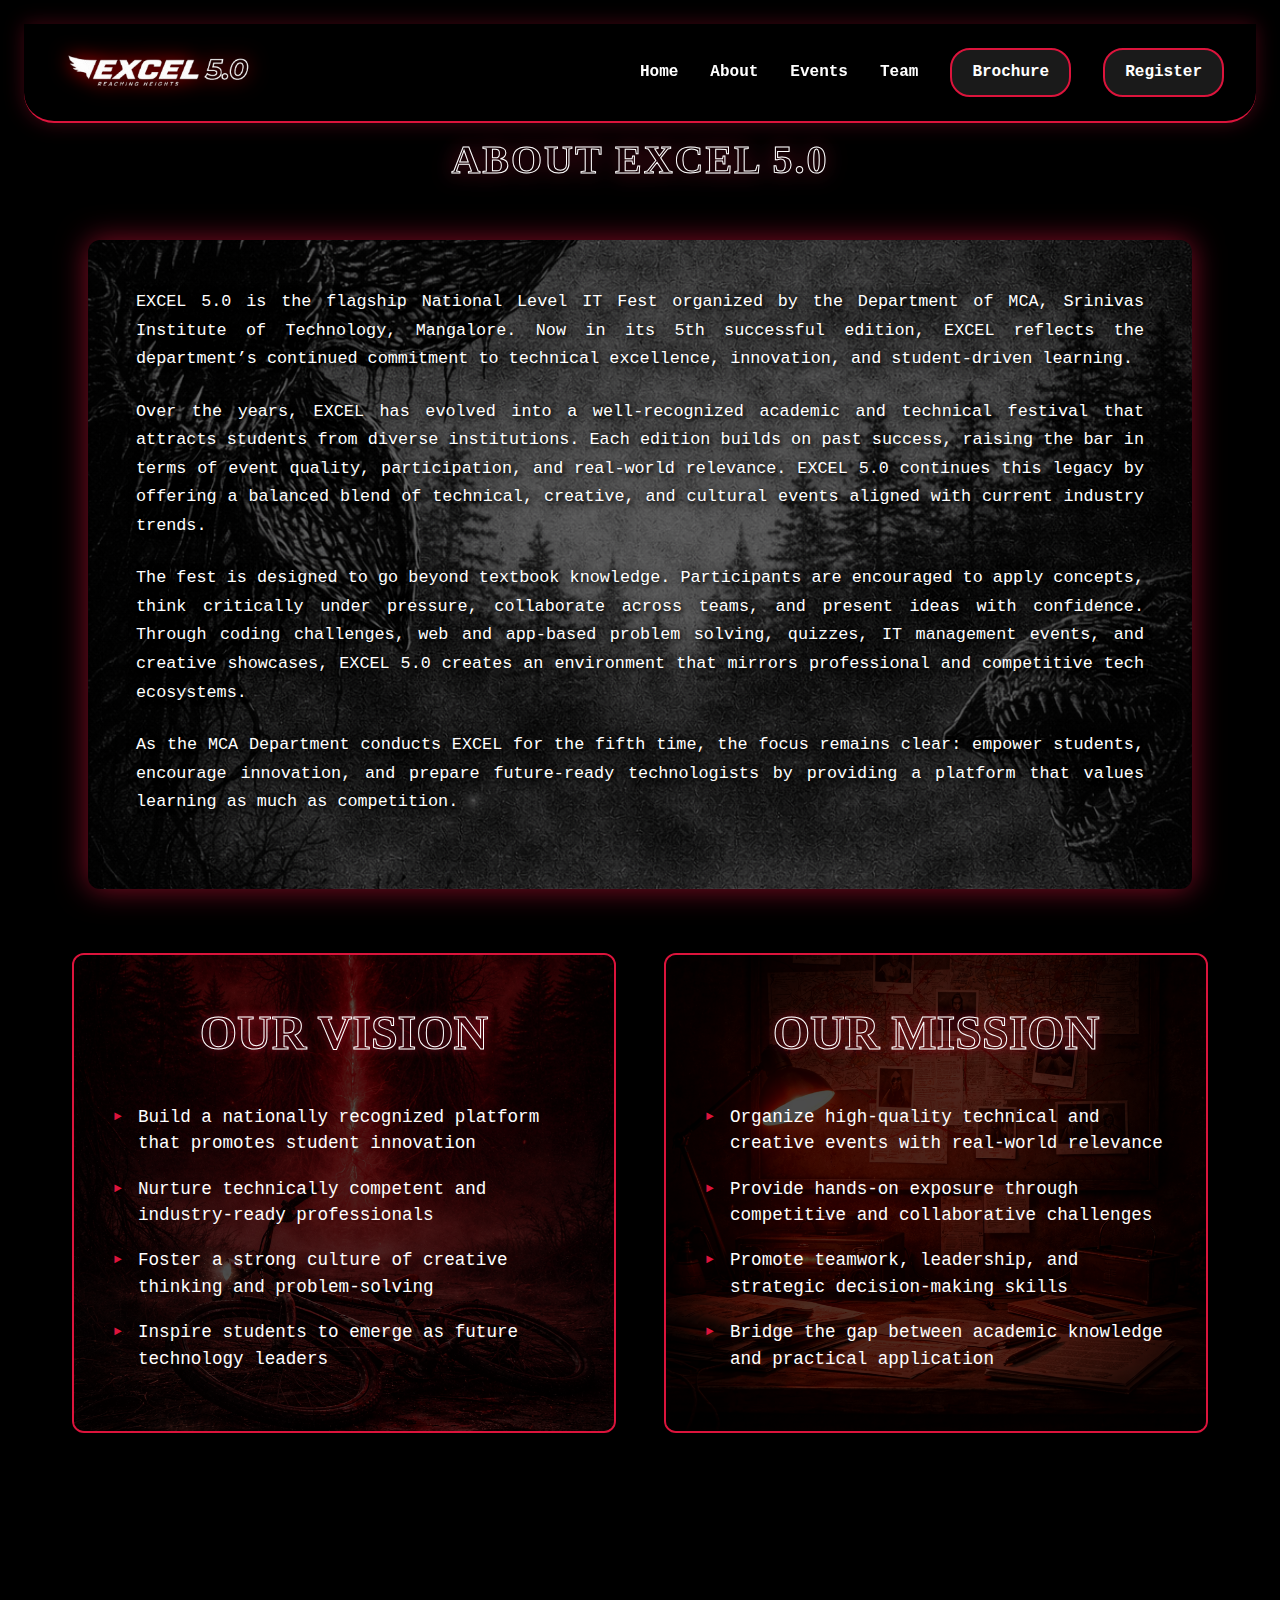
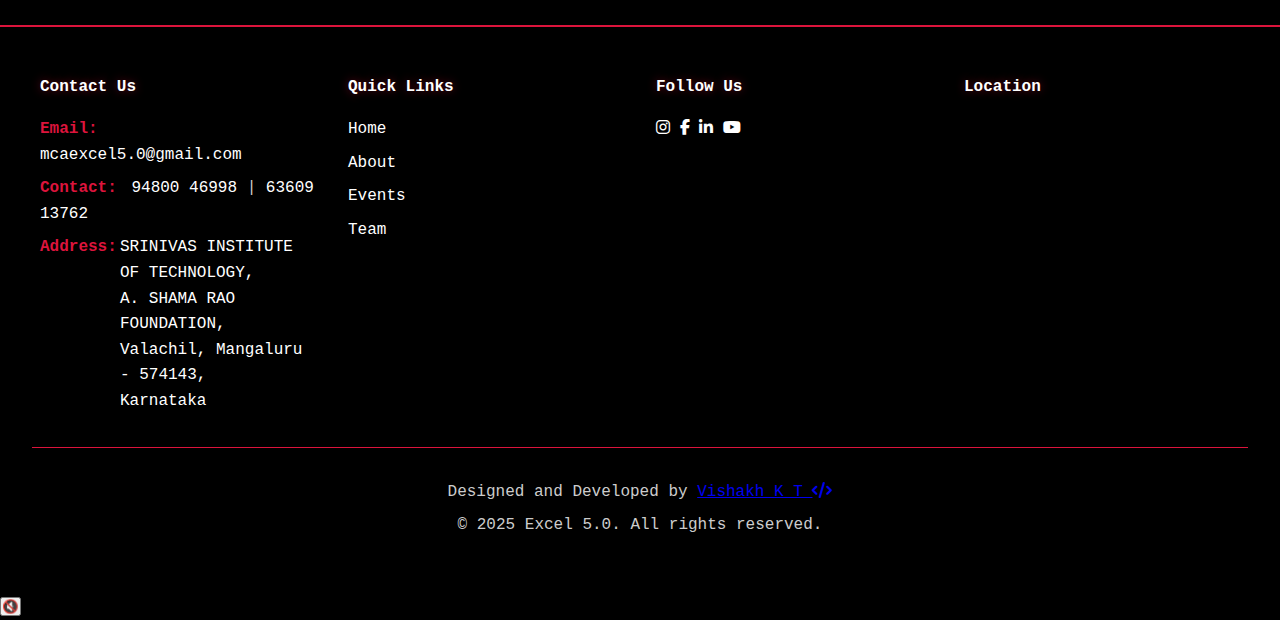
<file: frontend/about.html>
<!DOCTYPE html>
<html lang="en">

<head>
    <meta charset="UTF-8">
    <meta name="viewport" content="width=device-width, initial-scale=1.0">
    <meta name="description"
        content="About Excel 5.0 - The 5th edition of the National Level IT Fest at Srinivas Institute of Technology, Mangaluru.">
    <title>About - Excel 5.0</title>
    <link rel="icon" href="images/favicon.jpg" type="image/jpeg">
    <link rel="stylesheet" href="css/styles.css">
    <link rel="stylesheet" href="css/animations.css">
    <link rel="stylesheet" href="https://cdnjs.cloudflare.com/ajax/libs/font-awesome/6.5.1/css/all.min.css">
</head>

<body>

    <!-- NAVIGATION BAR -->
    <nav>
        <div class="logo">
            <img src="images/navbar-logo.png" alt="Excel 5.0">
        </div>

        <ul class="nav-menu">
            <li><a href="index.html">Home</a></li>
            <li><a href="about.html">About</a></li>
            <li><a href="events.html">Events</a></li>
            <li><a href="team.html">Team</a></li>
            <li><a href="brochure/excel5.0.pdf" download class="nav-btn">Brochure</a></li>
            <li><a href="register.html" class="nav-btn">Register</a></li>
        </ul>

        <div class="hamburger">
            <span></span>
            <span></span>
            <span></span>
        </div>
    </nav>

    <!-- PAGE CONTENT -->
    <div class="page-content"
        style="margin-top: 4rem; background-color: #000000; color: #ffffff; font-family: 'Courier New', Courier, monospace;">
        <h1 class="section-title">About EXCEL 5.0</h1>

        <!-- Big Red Box Section -->
        <div class="about-red-box-container" style="animation: fadeInUp 1s ease-out;">
            <div class="about-red-box">
                <p>EXCEL 5.0 is the flagship National Level IT Fest organized by the Department of MCA, Srinivas
                    Institute of Technology, Mangalore. Now in its 5th successful edition, EXCEL reflects the
                    department’s continued commitment to technical excellence, innovation, and student-driven learning.
                </p>
                <p>Over the years, EXCEL has evolved into a well-recognized academic and technical festival that
                    attracts students from diverse institutions. Each edition builds on past success, raising the bar in
                    terms of event quality, participation, and real-world relevance. EXCEL 5.0 continues this legacy by
                    offering a balanced blend of technical, creative, and cultural events aligned with current industry
                    trends.</p>
                <p>The fest is designed to go beyond textbook knowledge. Participants are encouraged to apply concepts,
                    think critically under pressure, collaborate across teams, and present ideas with confidence.
                    Through coding challenges, web and app-based problem solving, quizzes, IT management events, and
                    creative showcases, EXCEL 5.0 creates an environment that mirrors professional and competitive tech
                    ecosystems.</p>
                <p>As the MCA Department conducts EXCEL for the fifth time, the focus remains clear: empower students,
                    encourage innovation, and prepare future-ready technologists by providing a platform that values
                    learning as much as competition.</p>
            </div>

        </div>

        <!-- Vision and Mission Cards -->
        <div class="vision-mission-grid">
            <!-- Vision Card -->
            <div class="vm-card"
                style="background-image: url('images/about/2.PNG'); animation: slideInLeft 1s ease-out;">
                <div class="vm-content">
                    <h2 class="vm-title">Our Vision</h2>
                    <ul class="vm-list">
                        <li>Build a nationally recognized platform that promotes student innovation</li>
                        <li>Nurture technically competent and industry-ready professionals</li>
                        <li>Foster a strong culture of creative thinking and problem-solving</li>
                        <li>Inspire students to emerge as future technology leaders</li>
                    </ul>
                </div>
            </div>

            <!-- Mission Card -->
            <div class="vm-card"
                style="background-image: url('images/about/4.PNG'); animation: slideInRight 1s ease-out;">
                <div class="vm-content">
                    <h2 class="vm-title">Our Mission</h2>
                    <ul class="vm-list">
                        <li>Organize high-quality technical and creative events with real-world relevance</li>
                        <li>Provide hands-on exposure through competitive and collaborative challenges</li>
                        <li>Promote teamwork, leadership, and strategic decision-making skills</li>
                        <li>Bridge the gap between academic knowledge and practical application</li>
                    </ul>
                </div>
            </div>
        </div>

    </div>

    <!-- FOOTER -->
    <footer>
        <div class="footer-content">
            <div class="footer-section">
                <h4>Contact Us</h4>
                <p><span class="contact-label">Email:</span> <a
                        href="mailto:mcaexcel5.0@gmail.com">mcaexcel5.0@gmail.com</a></p>
                <p><span class="contact-label">Contact:</span> <a href="tel:+919480046998">94800 46998</a> | <a
                        href="tel:+916360913762">63609 13762</a></p>
                <div style="display: flex; gap: 5px;">
                    <span class="contact-label">Address:</span>
                    <span>SRINIVAS INSTITUTE OF TECHNOLOGY,<br>A. SHAMA RAO FOUNDATION,<br>Valachil, Mangaluru -
                        574143,<br>Karnataka</span>
                </div>
            </div>

            <div class="footer-section">
                <h4>Quick Links</h4>
                <p><a href="index.html">Home</a></p>
                <p><a href="about.html">About</a></p>
                <p><a href="events.html">Events</a></p>
                <p><a href="team.html">Team</a></p>
            </div>

            <div class="footer-section">
                <h4>Follow Us</h4>
                <div class="social-icons-row">
                    <a href="https://www.instagram.com/mcaflix?igsh=MXF5bWdoOHNtd2F5Nw==" target="_blank"
                        class="social-icon-link"><i class="fa-brands fa-instagram"></i></a>
                    <a href="https://www.facebook.com/sit.samagra.gnana" target="_blank" class="social-icon-link"><i
                            class="fa-brands fa-facebook-f"></i></a>
                    <a href="https://www.linkedin.com/school/sitmangalore/" target="_blank" class="social-icon-link"><i
                            class="fa-brands fa-linkedin-in"></i></a>
                    <a href="http://www.youtube.com/@sitmangalore" target="_blank" class="social-icon-link"><i
                            class="fa-brands fa-youtube"></i></a>
                </div>
            </div>

            <div class="footer-section">
                <h4>Location</h4>
                <div class="map-container">
                    <iframe
                        src="https://maps.google.com/maps?q=Srinivas+Institute+of+Technology+Valachil&t=&z=13&ie=UTF8&iwloc=&output=embed"
                        width="100%" height="200" style="border:0; border-radius: 8px;" allowfullscreen=""
                        loading="lazy">
                    </iframe>
                </div>
            </div>
        </div>

        <div class="footer-bottom">
            <p>
                <span>Designed and Developed by </span>
                <a href="https://www.linkedin.com/in/vishakh-k-t-0105bb2ba/" target="_blank" class="dev-link">
                    Vishakh K T <i class="fa-solid fa-code"></i>
                </a>
            </p>
            <p>&copy; 2025 Excel 5.0. All rights reserved.</p>
        </div>
    </footer>

    <!-- SCRIPTS -->
    <script src="js/main.js"></script>

    <script src="js/audio-player.js"></script>
</body>

</html>
</file>
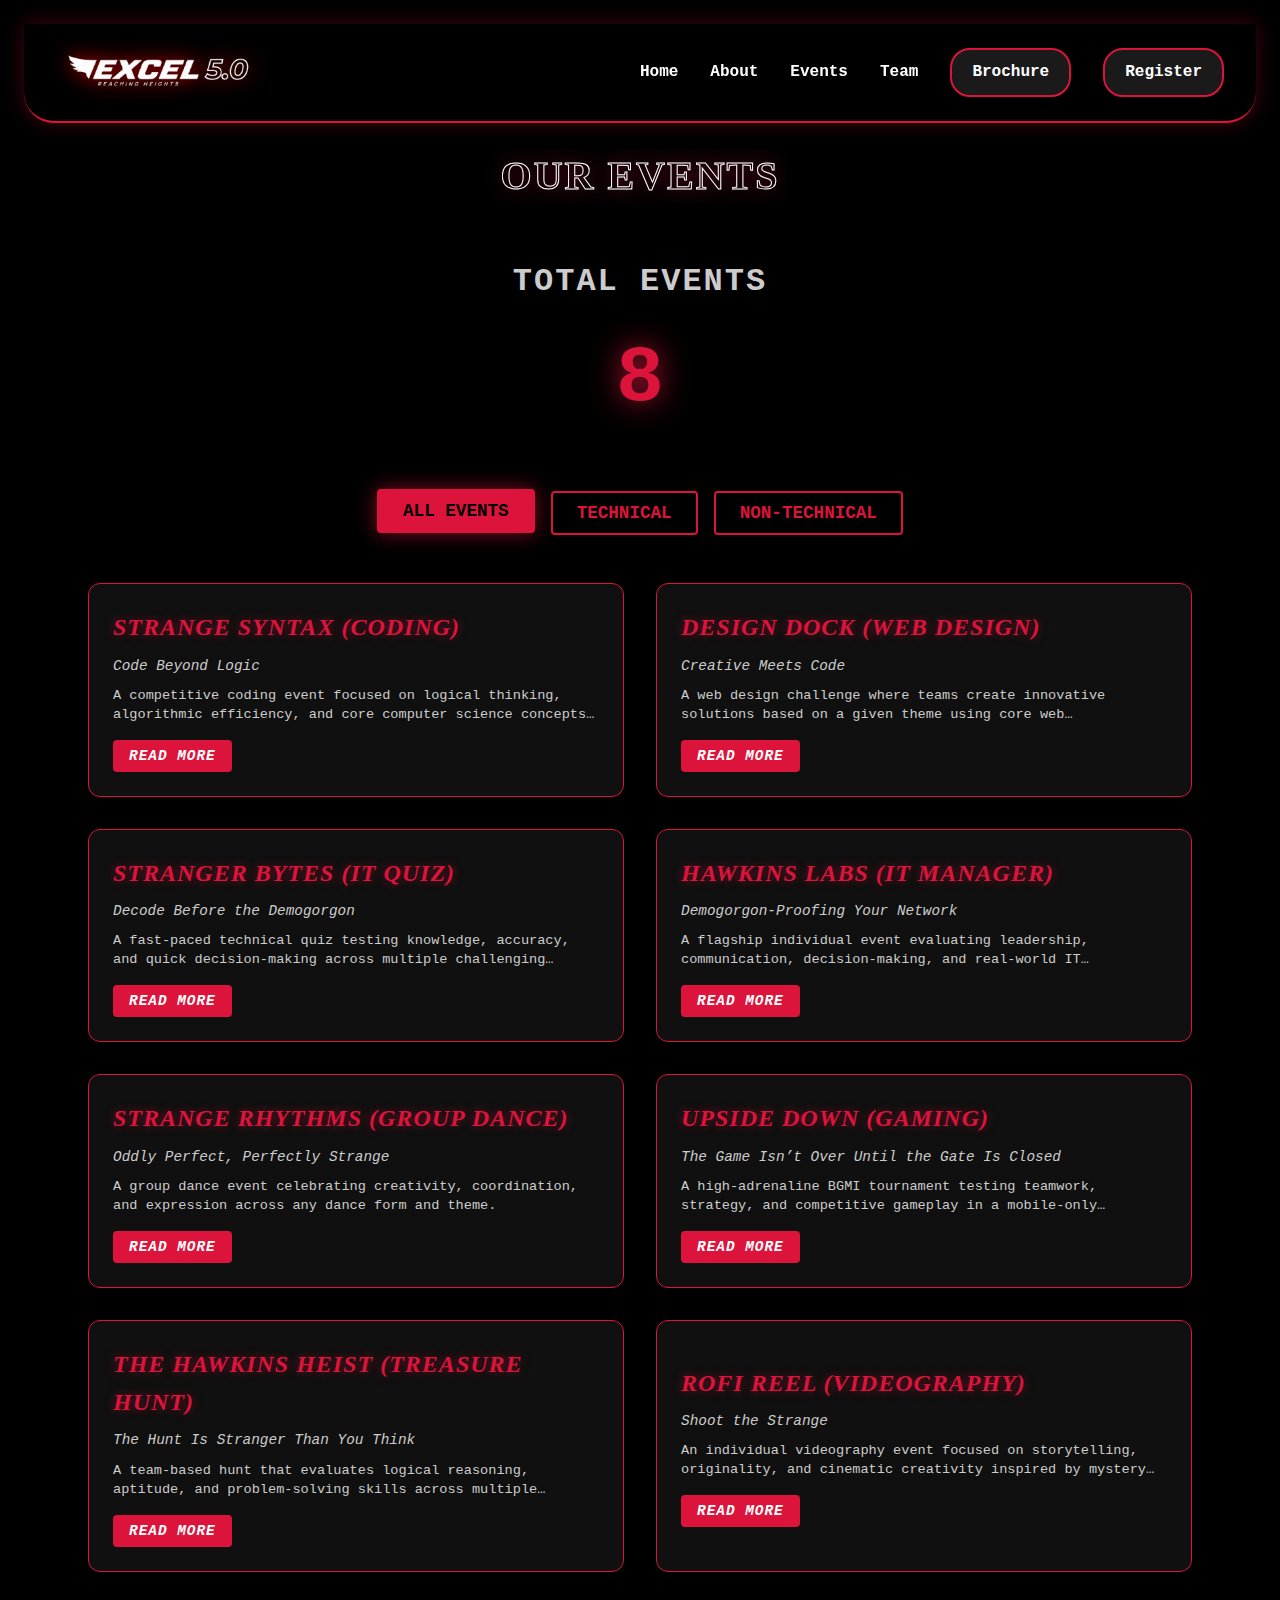
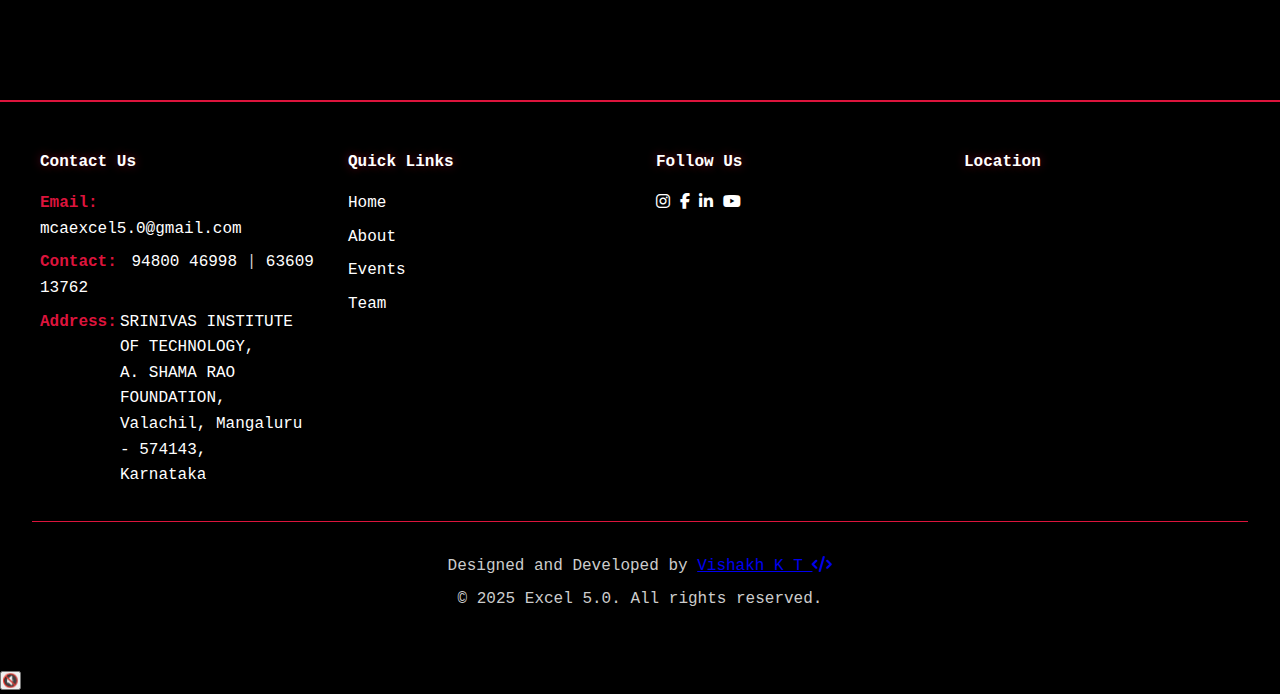
<file: frontend/events.html>
<!DOCTYPE html>
<html lang="en">

<head>
    <meta charset="UTF-8">
    <meta name="viewport" content="width=device-width, initial-scale=1.0">
    <meta name="description"
        content="Explore the Technical and Non-Technical events at Excel 5.0, featuring Coding, Web Design, Gaming, Dance, and more.">
    <title>Events - Excel 5.0</title>
    <link rel="icon" href="images/favicon.jpg" type="image/jpeg">
    <link rel="stylesheet" href="css/styles.css">
    <link rel="stylesheet" href="css/animations.css">
    <link rel="stylesheet" href="https://cdnjs.cloudflare.com/ajax/libs/font-awesome/6.5.1/css/all.min.css">
</head>

<body>

    <!-- NAVIGATION BAR -->
    <nav>
        <div class="logo">
            <img src="images/navbar-logo.png" alt="Excel 5.0">
        </div>

        <ul class="nav-menu">
            <li><a href="index.html">Home</a></li>
            <li><a href="about.html">About</a></li>
            <li><a href="events.html">Events</a></li>
            <li><a href="team.html">Team</a></li>
            <li><a href="brochure/excel5.0.pdf" download class="nav-btn">Brochure</a></li>
            <li><a href="register.html" class="nav-btn">Register</a></li>
        </ul>

        <div class="hamburger">
            <span></span>
            <span></span>
            <span></span>
        </div>
    </nav>

    <!-- PAGE CONTENT -->
    <div class="page-content" style="margin-top: 5rem;">
        <h1 class="section-title">
            Our Events</h1>

        <!-- Event Count -->
        <div style="text-align: center; margin-bottom: 3rem; animation: fadeInUp 0.8s ease-out;">
            <p style="font-size: 2rem; color: #CCCCCC; margin-bottom: 0.5rem; font-weight: 900; letter-spacing: 2px;">
                TOTAL EVENTS</p>
            <p style="font-size: 5rem; color: #DC143C; font-weight: 900; text-shadow: 0 0 30px rgba(220, 20, 60, 0.9);">
                8</p>
        </div>

        <!-- Filter Section -->
        <div
            style="display: flex; gap: 1rem; justify-content: center; margin-bottom: 3rem; flex-wrap: wrap; animation: fadeInUp 0.8s ease-out 0.1s backwards;">
            <button class="filter-btn active" onclick="filterEvents('all', this)">All Events</button>
            <button class="filter-btn" onclick="filterEvents('technical', this)">Technical</button>
            <button class="filter-btn" onclick="filterEvents('non-technical', this)">Non-Technical</button>
        </div>

        <!-- Events Grid -->
        <!-- Events Grid -->
        <div class="events-grid">
            <!-- Event 1: Strange Syntax -->
            <div class="event-card" onclick="openModal('strangesyntax')" data-category="technical">

                <div class="event-card-info">
                    <h3>Strange Syntax (Coding)</h3>
                    <p class="event-tagline">Code Beyond Logic</p>
                    <p class="event-description-short">A competitive coding event focused on logical thinking,
                        algorithmic efficiency, and core computer science concepts through time-bound rounds.</p>
                    <button class="event-card-btn">Read More</button>
                </div>

            </div>

            <!-- Event 2: Design Dock -->
            <div class="event-card" onclick="openModal('designdock')" data-category="technical">

                <div class="event-card-info">
                    <h3>Design Dock (Web Design)</h3>
                    <p class="event-tagline">Creative Meets Code</p>
                    <p class="event-description-short">A web design challenge where teams create innovative solutions
                        based on a given theme using core web technologies.</p>
                    <button class="event-card-btn">Read More</button>
                </div>

            </div>

            <!-- Event 3: Stranger Bytes -->
            <div class="event-card" onclick="openModal('strangerbytes')" data-category="technical">

                <div class="event-card-info">
                    <h3>Stranger Bytes (IT Quiz)</h3>
                    <p class="event-tagline">Decode Before the Demogorgon</p>
                    <p class="event-description-short">A fast-paced technical quiz testing knowledge, accuracy, and
                        quick decision-making across multiple challenging rounds.</p>
                    <button class="event-card-btn">Read More</button>
                </div>

            </div>

            <!-- Event 4: Hawkins Labs -->
            <div class="event-card" onclick="openModal('hawkinslabs')" data-category="technical">

                <div class="event-card-info">
                    <h3>Hawkins Labs (IT Manager)</h3>
                    <p class="event-tagline">Demogorgon-Proofing Your Network</p>
                    <p class="event-description-short">A flagship individual event evaluating leadership, communication,
                        decision-making, and real-world IT management skills.</p>
                    <button class="event-card-btn">Read More</button>
                </div>

            </div>

            <!-- Event 5: Strange Rhythms -->
            <div class="event-card" onclick="openModal('strangerhythms')" data-category="non-technical">

                <div class="event-card-info">
                    <h3>Strange Rhythms (Group Dance)</h3>
                    <p class="event-tagline">Oddly Perfect, Perfectly Strange</p>
                    <p class="event-description-short">A group dance event celebrating creativity, coordination, and
                        expression across any dance form and theme.</p>
                    <button class="event-card-btn">Read More</button>
                </div>

            </div>

            <!-- Event 6: Upside Down -->
            <div class="event-card" onclick="openModal('upsidedown')" data-category="non-technical">

                <div class="event-card-info">
                    <h3>Upside Down (Gaming)</h3>
                    <p class="event-tagline">The Game Isn’t Over Until the Gate Is Closed</p>
                    <p class="event-description-short">A high-adrenaline BGMI tournament testing teamwork, strategy, and
                        competitive gameplay in a mobile-only environment.</p>
                    <button class="event-card-btn">Read More</button>
                </div>

            </div>

            <!-- Event 7: The Hawkins Heist -->
            <div class="event-card" onclick="openModal('hawkinsheist')" data-category="non-technical">

                <div class="event-card-info">
                    <h3>The Hawkins Heist (Treasure Hunt)</h3>
                    <p class="event-tagline">The Hunt Is Stranger Than You Think</p>
                    <p class="event-description-short">A team-based hunt that evaluates logical reasoning, aptitude, and
                        problem-solving skills across multiple stages.</p>
                    <button class="event-card-btn">Read More</button>
                </div>

            </div>

            <!-- Event 8: ROFI Reel -->
            <div class="event-card" onclick="openModal('rofireel')" data-category="non-technical">

                <div class="event-card-info">
                    <h3>ROFI Reel (Videography)</h3>
                    <p class="event-tagline">Shoot the Strange</p>
                    <p class="event-description-short">An individual videography event focused on storytelling,
                        originality, and cinematic creativity inspired by mystery themes.</p>
                    <button class="event-card-btn">Read More</button>
                </div>

            </div>
        </div>
    </div>

    <!-- Event Modal (Dynamic Content) -->
    <div id="eventModal" class="event-modal-overlay" onclick="closeModalOutside(event)">
        <div class="event-modal-content">
            <button class="modal-close-btn" onclick="closeModal()">&times;</button>
            <div id="modalContent">
                <!-- Content injected via JS -->
            </div>
        </div>
    </div>

    <!-- EVENT DATA SCRIPT -->
    <script>
        const eventsData = {
            'strangesyntax': {
                name: 'Strange Syntax (Coding)',
                tagline: 'Code Beyond Logic',
                description: 'A competitive coding event focused on logical thinking, algorithmic efficiency, and core computer science concepts through time-bound rounds.',
                logo: 'images/events/StrangeSyntax(coding).png',
                rules: [
                    'Team size: Exactly 2 participants',
                    'Proficiency in C, Java, or Python is required',
                    'Strong foundation in DSA and core CS concepts',
                    'Round-specific rules will be announced at the start'
                ],
                heads: [
                    { name: 'Vishakh', contact: '8296398814', role: 'Event Head' },
                    { name: 'Akshitha', contact: '8296015937', role: 'Co-Head' }
                ]
            },
            'designdock': {
                name: 'Design Dock (Web Design)',
                tagline: 'Creative Meets Code',
                description: 'A web design challenge where teams create innovative solutions based on a given theme using core web technologies.',
                logo: 'images/events/DesignDock (web design).jpeg',
                rules: [
                    'Team size: Exactly 2 participants',
                    'Knowledge of HTML, CSS, and JavaScript is mandatory',
                    'Personal electronic devices are not permitted',
                    'Theme and task details will be announced on the spot'
                ],
                heads: [
                    { name: 'S D Shravya', contact: '9739577414', role: 'Event Head' },
                    { name: 'Mohan', contact: '8088450161', role: 'Co-Head' }
                ]
            },
            'strangerbytes': {
                name: 'Stranger Bytes (IT Quiz)',
                tagline: 'Decode Before the Demogorgon',
                description: 'A fast-paced technical quiz testing knowledge, accuracy, and quick decision-making across multiple challenging rounds.',
                logo: 'images/events/Stranger_bytes(IT_QUIZ).png',
                rules: [
                    'Team size: Exactly 2 participants',
                    'Includes Tech Trivia, Debug the Code, and Rapid-Fire rounds',
                    'Mobile phones and external assistance are prohibited',
                    'Negative marking may apply; Judges decision is final'
                ],
                heads: [
                    { name: 'Dimpal', contact: '9113801571', role: 'Event Head' },
                    { name: 'Shradda', contact: '8123275654', role: 'Co-Head' }
                ]
            },
            'hawkinslabs': {
                name: 'Hawkins Labs (IT Manager)',
                tagline: 'Demogorgon-Proofing Your Network',
                description: 'A flagship individual event evaluating leadership, communication, decision-making, and real-world IT management skills.',
                logo: 'images/events/The Hawkins Lab(IT manager).jpeg',
                rules: [
                    'Individual participation: 1 participant per college',
                    'Participation in other events is not allowed',
                    'Business formals are mandatory; late entry is disqualified',
                    'Resume copies, laptop, and college ID are required'
                ],
                heads: [
                    { name: 'Shvesh C Kottary', contact: '6363872154', role: 'Event Head' },
                    { name: 'Dhanush', contact: '8075861718', role: 'Co-Head' }
                ]
            },
            'strangerhythms': {
                name: 'Strange Rhythms (Group Dance)',
                tagline: 'Oddly Perfect, Perfectly Strange',
                description: 'A group dance event celebrating creativity, coordination, and expression across any dance form and theme.',
                logo: 'images/events/Strange_Rhythms(dance).JPG',
                rules: [
                    'Team size: Minimum 5, maximum 7 members',
                    'Performance duration: 6 + 1 minutes',
                    'Harmful props and fireworks are prohibited',
                    'Vulgarity in costume or performance leads to disqualification'
                ],
                heads: [
                    { name: 'Saniha', contact: '9611873675', role: 'Event Head' },
                    { name: 'Likhitha', contact: '6360913762', role: 'Co-Head' }
                ]
            },
            'upsidedown': {
                name: 'Upside Down (Gaming – BGMI)',
                tagline: 'The Game Isn’t Over Until the Gate Is Closed',
                description: 'A high-adrenaline BGMI tournament testing teamwork, strategy, and competitive gameplay in a mobile-only environment.',
                logo: 'images/events/Upside down(gaming).jpg',
                rules: [
                    'Team size: Exactly 4 players (BGMI level 30+)',
                    'Only mobile devices allowed; no emulators or controllers',
                    'Teams must assemble 30 minutes before the match',
                    'No re-matches for disconnections'
                ],
                heads: [
                    { name: 'Prajwal', contact: '9353589370', role: 'Event Head' },
                    { name: 'Jayanth', contact: '9964560293', role: 'Co-Head' }
                ]
            },
            'hawkinsheist': {
                name: 'The Hawkins Heist (Treasure Hunt)',
                tagline: 'The Hunt Is Stranger Than You Think',
                description: 'A team-based hunt that evaluates logical reasoning, aptitude, and problem-solving skills across multiple stages.',
                logo: 'images/events/The Hawkins Heist (Treasure Hunt).PNG',
                rules: [
                    'Team size: Exactly 2 participants from the same institution',
                    'Mobile phones and internet usage are prohibited',
                    'Instructions must be followed at all stages',
                    'Judges’ decisions are final and binding'
                ],
                heads: [
                    { name: 'Chinthan Rai Kukkuvalli', contact: '9740832951', role: 'Event Head' },
                    { name: 'Raksha', contact: '7676146475', role: 'Co-Head' }
                ]
            },
            'rofireel': {
                name: 'ROFI Reel (Videography)',
                tagline: 'Shoot the Strange',
                description: 'An individual videography event focused on storytelling, originality, and cinematic creativity inspired by mystery themes.',
                logo: 'images/events/Rofi Reel( Videography).png',
                rules: [
                    'The video duration must not exceed 2 minutes.',
                    'Videos must be in horizontal (landscape) orientation only.',
                    'All videos must be submitted before the specified deadline on the day of the event.',
                    'Participants must bring all necessary equipment required for shooting and editing.',
                    'Individual participation only; group entries are not allowed.',
                    'Theme: Highlights of the Fest — all events must be covered.',
                    'Judging criteria will be based on creativity and overall video quality.'
                ],
                heads: [
                    { name: 'Priyanka S', contact: '9481983768', role: 'Event Head' },
                    { name: 'Raksha', contact: '7204731478', role: 'Co-Head' }
                ]
            }
        };

        function openModal(eventId) {
            const modal = document.getElementById('eventModal');
            const content = document.getElementById('modalContent');
            const event = eventsData[eventId];

            if (!event) return;

            let rulesHtml = '';
            event.rules.forEach(rule => {
                rulesHtml += `<li>${rule}</li>`;
            });

            let headsHtml = '';
            event.heads.forEach(head => {
                headsHtml += `
                    <div class="contact-item">
                        <strong>${head.role}</strong>
                        <span>${head.name}</span><br>
                        <a href="tel:${head.contact}" style="color: #ccc; text-decoration: none; font-size: 0.9rem;">${head.contact}</a>
                    </div>
                `;
            });

            content.innerHTML = `
                <div class="modal-header">
                    <img src="${event.logo}" alt="${event.name}" class="modal-logo">
                    <div class="modal-title-group">
                        <h2>${event.name}</h2>
                        <p class="modal-tagline">"${event.tagline}"</p>
                    </div>
                </div>
                <div class="modal-body">
                    <p style="font-style: italic; color: #fff;">${event.description}</p>
                    
                    <h3>Rules & Regulations</h3>
                    <ul>${rulesHtml}</ul>

                    <h3>Event Coordinators</h3>
                    <div class="modal-contact">
                        ${headsHtml}
                    </div>

                    <div style="margin-top: 2rem; text-align: center;">
                        <button onclick="window.location.href='register.html'" class="event-card-btn" style="padding: 12px 30px; font-size: 1.1rem;">Register Now</button>
                    </div>
                </div>
            `;

            modal.classList.add('active');
            document.body.style.overflow = 'hidden'; // Prevent background scrolling
        }

        function closeModal() {
            const modal = document.getElementById('eventModal');
            modal.classList.remove('active');
            document.body.style.overflow = 'auto'; // Restore scrolling
        }

        function closeModalOutside(e) {
            if (e.target.classList.contains('event-modal-overlay')) {
                closeModal();
            }
        }
    </script>

    <!-- FOOTER -->
    <footer>
        <div class="footer-content">
            <div class="footer-section">
                <h4>Contact Us</h4>
                <p><span class="contact-label">Email:</span> <a
                        href="mailto:mcaexcel5.0@gmail.com">mcaexcel5.0@gmail.com</a></p>
                <p><span class="contact-label">Contact:</span> <a href="tel:+919480046998">94800 46998</a> | <a
                        href="tel:+916360913762">63609 13762</a></p>
                <div style="display: flex; gap: 5px;">
                    <span class="contact-label">Address:</span>
                    <span>SRINIVAS INSTITUTE OF TECHNOLOGY,<br>A. SHAMA RAO FOUNDATION,<br>Valachil, Mangaluru -
                        574143,<br>Karnataka</span>
                </div>
            </div>

            <div class="footer-section">
                <h4>Quick Links</h4>
                <p><a href="index.html">Home</a></p>
                <p><a href="about.html">About</a></p>
                <p><a href="events.html">Events</a></p>
                <p><a href="team.html">Team</a></p>
            </div>

            <div class="footer-section">
                <h4>Follow Us</h4>
                <div class="social-icons-row">
                    <a href="https://www.instagram.com/mcaflix?igsh=MXF5bWdoOHNtd2F5Nw==" target="_blank"
                        class="social-icon-link"><i class="fa-brands fa-instagram"></i></a>
                    <a href="https://www.facebook.com/sit.samagra.gnana" target="_blank" class="social-icon-link"><i
                            class="fa-brands fa-facebook-f"></i></a>
                    <a href="https://www.linkedin.com/school/sitmangalore/" target="_blank" class="social-icon-link"><i
                            class="fa-brands fa-linkedin-in"></i></a>
                    <a href="http://www.youtube.com/@sitmangalore" target="_blank" class="social-icon-link"><i
                            class="fa-brands fa-youtube"></i></a>
                </div>
            </div>

            <div class="footer-section">
                <h4>Location</h4>
                <div class="map-container">
                    <iframe
                        src="https://maps.google.com/maps?q=Srinivas+Institute+of+Technology+Valachil&t=&z=13&ie=UTF8&iwloc=&output=embed"
                        width="100%" height="200" style="border:0; border-radius: 8px;" allowfullscreen=""
                        loading="lazy">
                    </iframe>
                </div>
            </div>
        </div>

        <div class="footer-bottom">
            <p>
                <span>Designed and Developed by </span>
                <a href="https://www.linkedin.com/in/vishakh-k-t-0105bb2ba/" target="_blank" class="dev-link">
                    Vishakh K T <i class="fa-solid fa-code"></i>
                </a>
            </p>
            <p>&copy; 2025 Excel 5.0. All rights reserved.</p>
        </div>
    </footer>

    <!-- SCRIPT FOR FILTERING -->
    <script>
        function filterEvents(category, btn) {
            // Update active button state
            if (btn) {
                document.querySelectorAll('.filter-btn').forEach(b => b.classList.remove('active'));
                btn.classList.add('active');
            }

            const cards = document.querySelectorAll('.event-card');
            cards.forEach(card => {
                if (category === 'all' || card.dataset.category === category) {
                    card.style.display = 'block';
                    card.style.animation = 'fadeIn 0.6s ease-out';
                } else {
                    card.style.display = 'none';
                }
            });
        }
    </script>

    <!-- SCRIPTS -->
    <script src="js/main.js"></script>

    <script src="js/audio-player.js"></script>
</body>

</html>
</file>
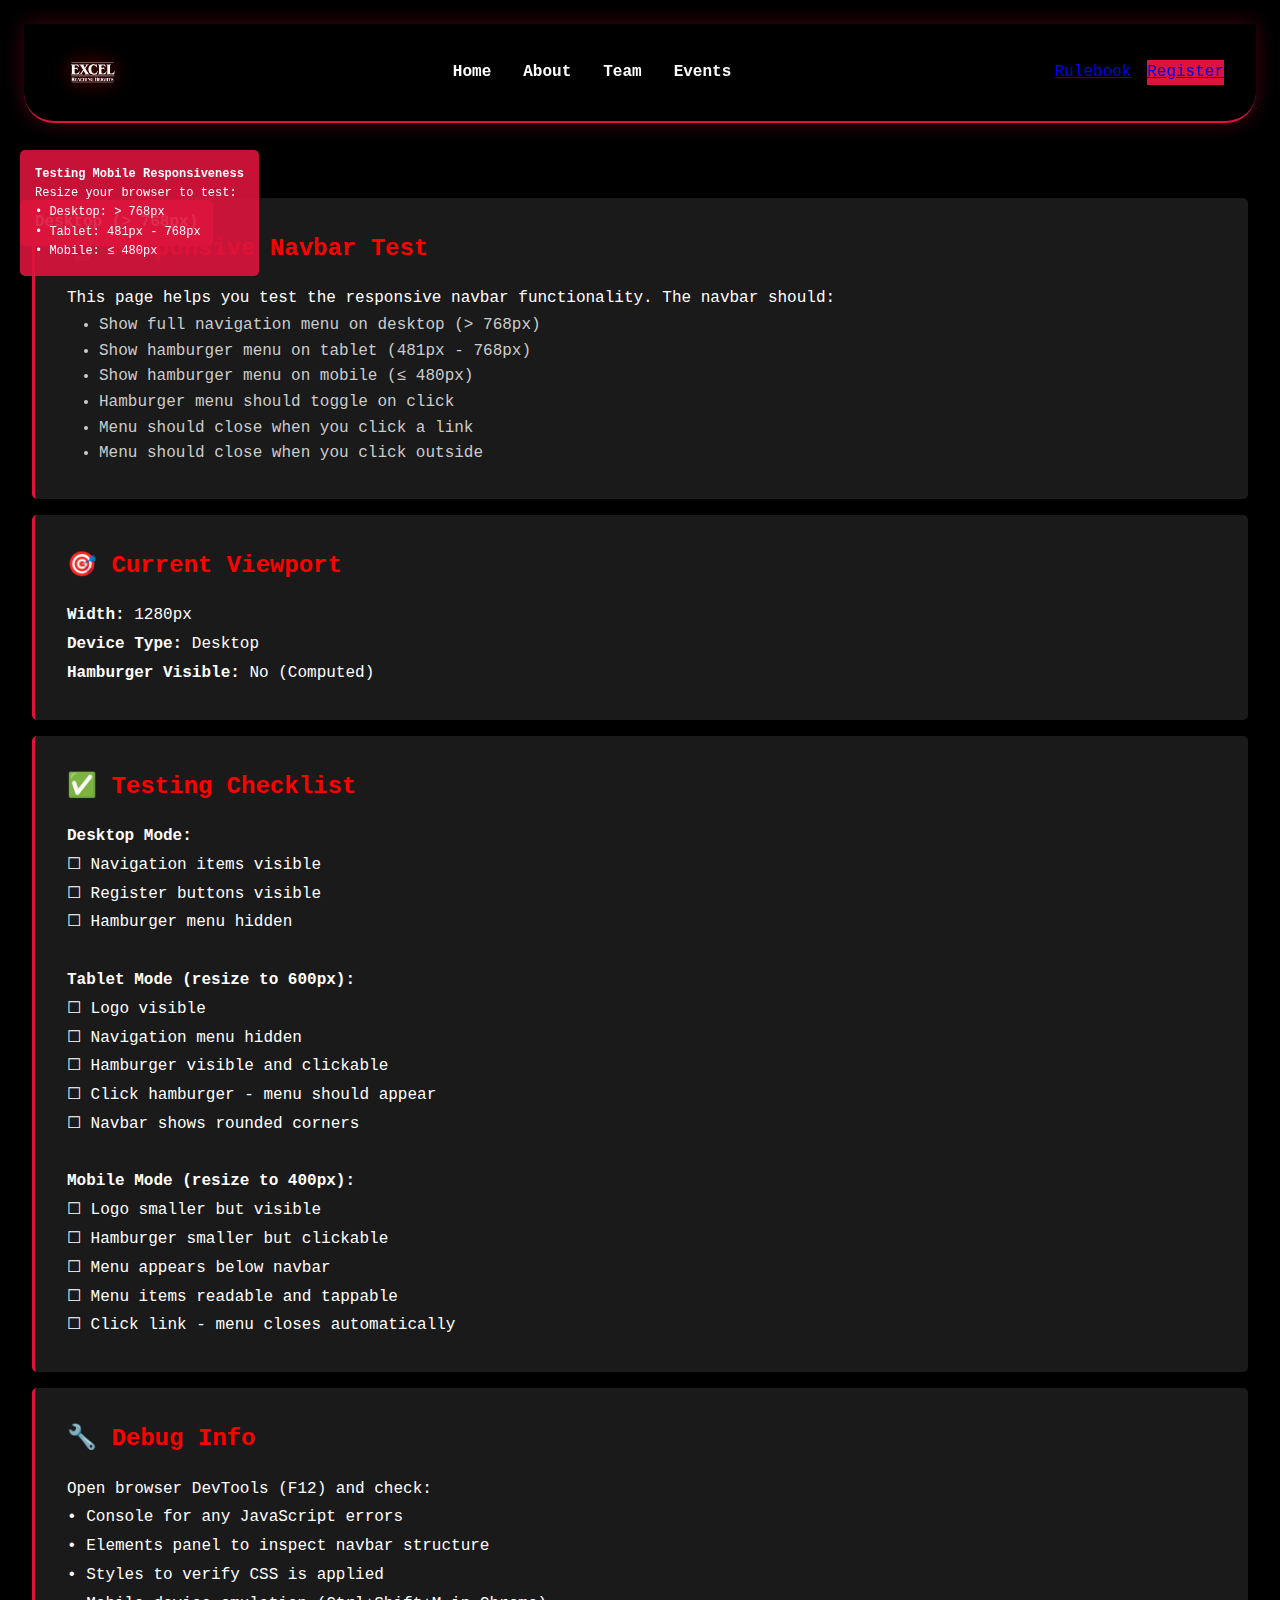
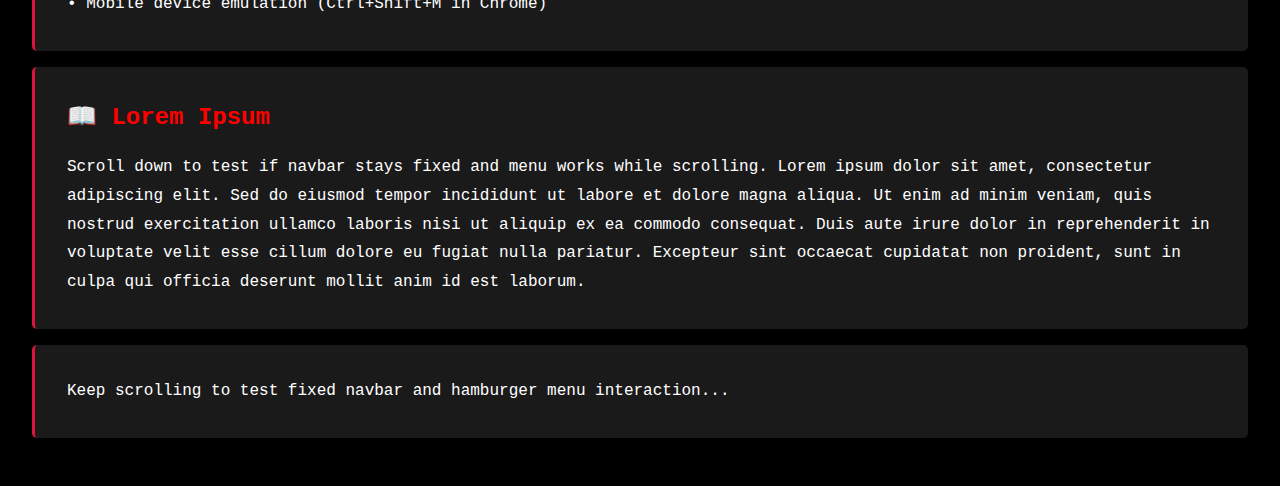
<file: frontend/responsive-test.html>
<!DOCTYPE html>
<html lang="en">

<head>
    <meta charset="UTF-8">
    <meta name="viewport" content="width=device-width, initial-scale=1.0">
    <title>Responsive Test - Excel 5.0</title>
    <link rel="stylesheet" href="css/styles.css">
    <link rel="stylesheet" href="css/animations.css">
    <style>
        .responsive-info {
            position: fixed;
            top: 150px;
            left: 20px;
            background: rgba(220, 20, 60, 0.9);
            color: white;
            padding: 15px;
            border-radius: 5px;
            font-size: 12px;
            z-index: 5000;
            font-family: monospace;
        }

        .device-indicator {
            position: fixed;
            top: 200px;
            left: 20px;
            background: rgba(220, 20, 60, 0.9);
            color: white;
            padding: 10px 15px;
            border-radius: 5px;
            font-weight: bold;
        }

        .test-content {
            margin-top: 150px;
            padding: 2rem;
            background: #000;
            min-height: 200vh;
        }

        .test-section {
            background: #1a1a1a;
            padding: 2rem;
            margin: 1rem 0;
            border-left: 3px solid #dc143c;
            border-radius: 5px;
        }

        .test-section h2 {
            color: #ff0000;
            margin-bottom: 1rem;
        }

        .test-section p {
            line-height: 1.8;
        }
    </style>
</head>

<body>

    <!-- NAVIGATION BAR -->
    <nav>
        <div class="logo">
            <img src="images/excel-logo.png" alt="Excel 5.0">
        </div>

        <ul class="nav-menu">
            <li><a href="index.html">Home</a></li>
            <li><a href="about.html">About</a></li>
            <li><a href="team.html">Team</a></li>
            <li><a href="events.html">Events</a></li>
        </ul>

        <div class="nav-buttons">
            <a href="brochure.html" class="nav-btn">Rulebook</a>
            <a href="register.html" class="nav-btn nav-btn-primary">Register</a>
        </div>

        <div class="hamburger">
            <span></span>
            <span></span>
            <span></span>
        </div>
    </nav>

    <div class="responsive-info">
        <strong>Testing Mobile Responsiveness</strong><br>
        Resize your browser to test:<br>
        • Desktop: > 768px<br>
        • Tablet: 481px - 768px<br>
        • Mobile: ≤ 480px
    </div>

    <div class="device-indicator" id="deviceIndicator">
        Desktop (> 768px)
    </div>

    <div class="test-content">
        <div class="test-section">
            <h2>📱 Responsive Navbar Test</h2>
            <p>
                This page helps you test the responsive navbar functionality. The navbar should:
            </p>
            <ul style="margin-left: 2rem; color: #ccc;">
                <li>Show full navigation menu on desktop (> 768px)</li>
                <li>Show hamburger menu on tablet (481px - 768px)</li>
                <li>Show hamburger menu on mobile (≤ 480px)</li>
                <li>Hamburger menu should toggle on click</li>
                <li>Menu should close when you click a link</li>
                <li>Menu should close when you click outside</li>
            </ul>
        </div>

        <div class="test-section">
            <h2>🎯 Current Viewport</h2>
            <p>
                <strong>Width:</strong> <span id="viewportWidth">1920</span>px<br>
                <strong>Device Type:</strong> <span id="deviceType">Desktop</span><br>
                <strong>Hamburger Visible:</strong> <span id="hamburgerVisible">No</span>
            </p>
        </div>

        <div class="test-section">
            <h2>✅ Testing Checklist</h2>
            <p>
                <strong>Desktop Mode:</strong><br>
                ☐ Navigation items visible<br>
                ☐ Register buttons visible<br>
                ☐ Hamburger menu hidden<br><br>

                <strong>Tablet Mode (resize to 600px):</strong><br>
                ☐ Logo visible<br>
                ☐ Navigation menu hidden<br>
                ☐ Hamburger visible and clickable<br>
                ☐ Click hamburger - menu should appear<br>
                ☐ Navbar shows rounded corners<br><br>

                <strong>Mobile Mode (resize to 400px):</strong><br>
                ☐ Logo smaller but visible<br>
                ☐ Hamburger smaller but clickable<br>
                ☐ Menu appears below navbar<br>
                ☐ Menu items readable and tappable<br>
                ☐ Click link - menu closes automatically<br>
            </p>
        </div>

        <div class="test-section">
            <h2>🔧 Debug Info</h2>
            <p>
                Open browser DevTools (F12) and check:<br>
                • Console for any JavaScript errors<br>
                • Elements panel to inspect navbar structure<br>
                • Styles to verify CSS is applied<br>
                • Mobile device emulation (Ctrl+Shift+M in Chrome)
            </p>
        </div>

        <div class="test-section">
            <h2>📖 Lorem Ipsum</h2>
            <p>
                Scroll down to test if navbar stays fixed and menu works while scrolling.
                Lorem ipsum dolor sit amet, consectetur adipiscing elit. Sed do eiusmod tempor
                incididunt ut labore et dolore magna aliqua. Ut enim ad minim veniam, quis
                nostrud exercitation ullamco laboris nisi ut aliquip ex ea commodo consequat.
                Duis aute irure dolor in reprehenderit in voluptate velit esse cillum dolore
                eu fugiat nulla pariatur. Excepteur sint occaecat cupidatat non proident, sunt
                in culpa qui officia deserunt mollit anim id est laborum.
            </p>
        </div>

        <div class="test-section">
            <p>
                Keep scrolling to test fixed navbar and hamburger menu interaction...
            </p>
        </div>
    </div>

    <script src="js/main.js"></script>
    <script>
        // Responsive testing script
        function updateResponsiveInfo() {
            const width = window.innerWidth;
            const indicator = document.getElementById('deviceIndicator');
            const viewportWidth = document.getElementById('viewportWidth');
            const deviceType = document.getElementById('deviceType');
            const hamburgerVisible = document.getElementById('hamburgerVisible');
            const hamburger = document.querySelector('.hamburger');

            viewportWidth.textContent = width;

            if (width > 768) {
                indicator.textContent = 'Desktop (> 768px)';
                deviceType.textContent = 'Desktop';
                hamburgerVisible.textContent = 'No';
            } else if (width > 480) {
                indicator.textContent = 'Tablet (481px - 768px)';
                deviceType.textContent = 'Tablet';
                hamburgerVisible.textContent = 'Yes';
            } else {
                indicator.textContent = 'Mobile (≤ 480px)';
                deviceType.textContent = 'Mobile';
                hamburgerVisible.textContent = 'Yes';
            }

            // Check actual hamburger visibility
            const isVisible = hamburger && window.getComputedStyle(hamburger).display !== 'none';
            hamburgerVisible.textContent = isVisible ? 'Yes (Computed)' : 'No (Computed)';
        }

        window.addEventListener('load', updateResponsiveInfo);
        window.addEventListener('resize', updateResponsiveInfo);
    </script>

</body>

</html>
</file>
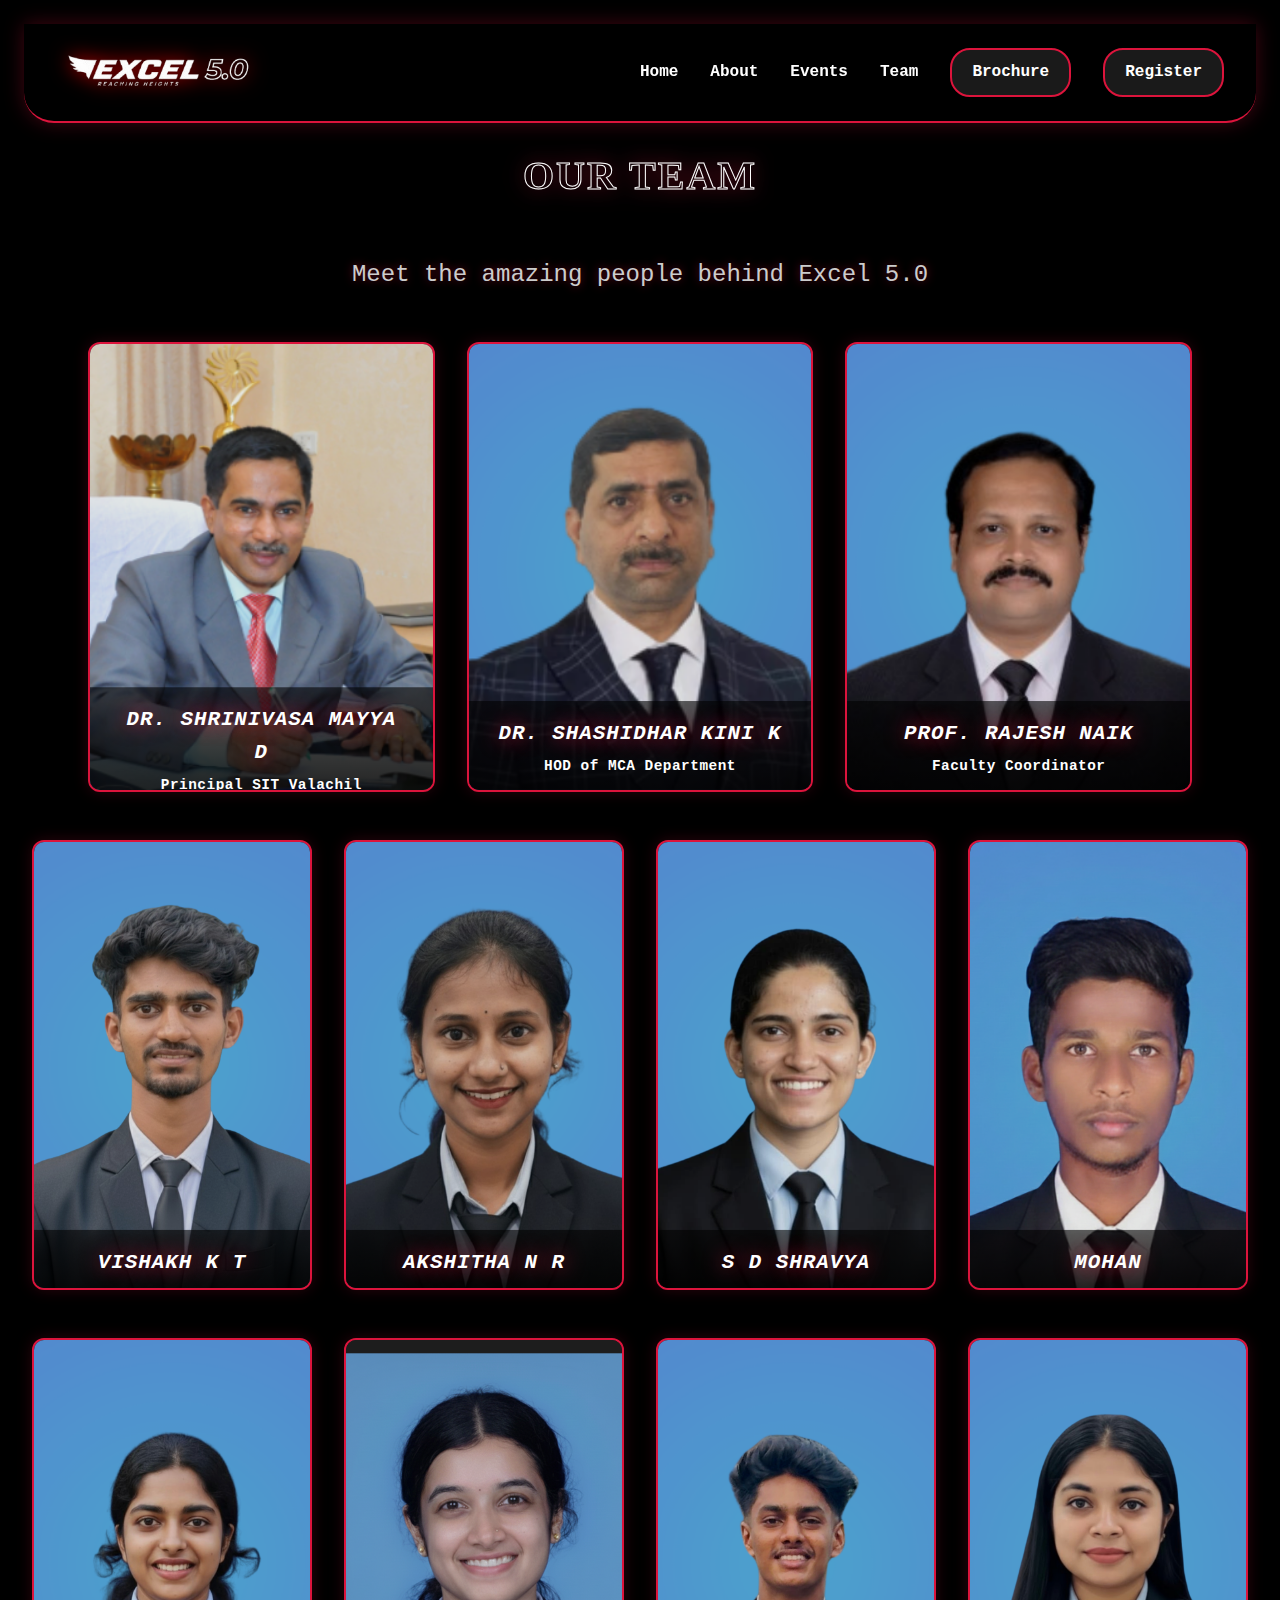
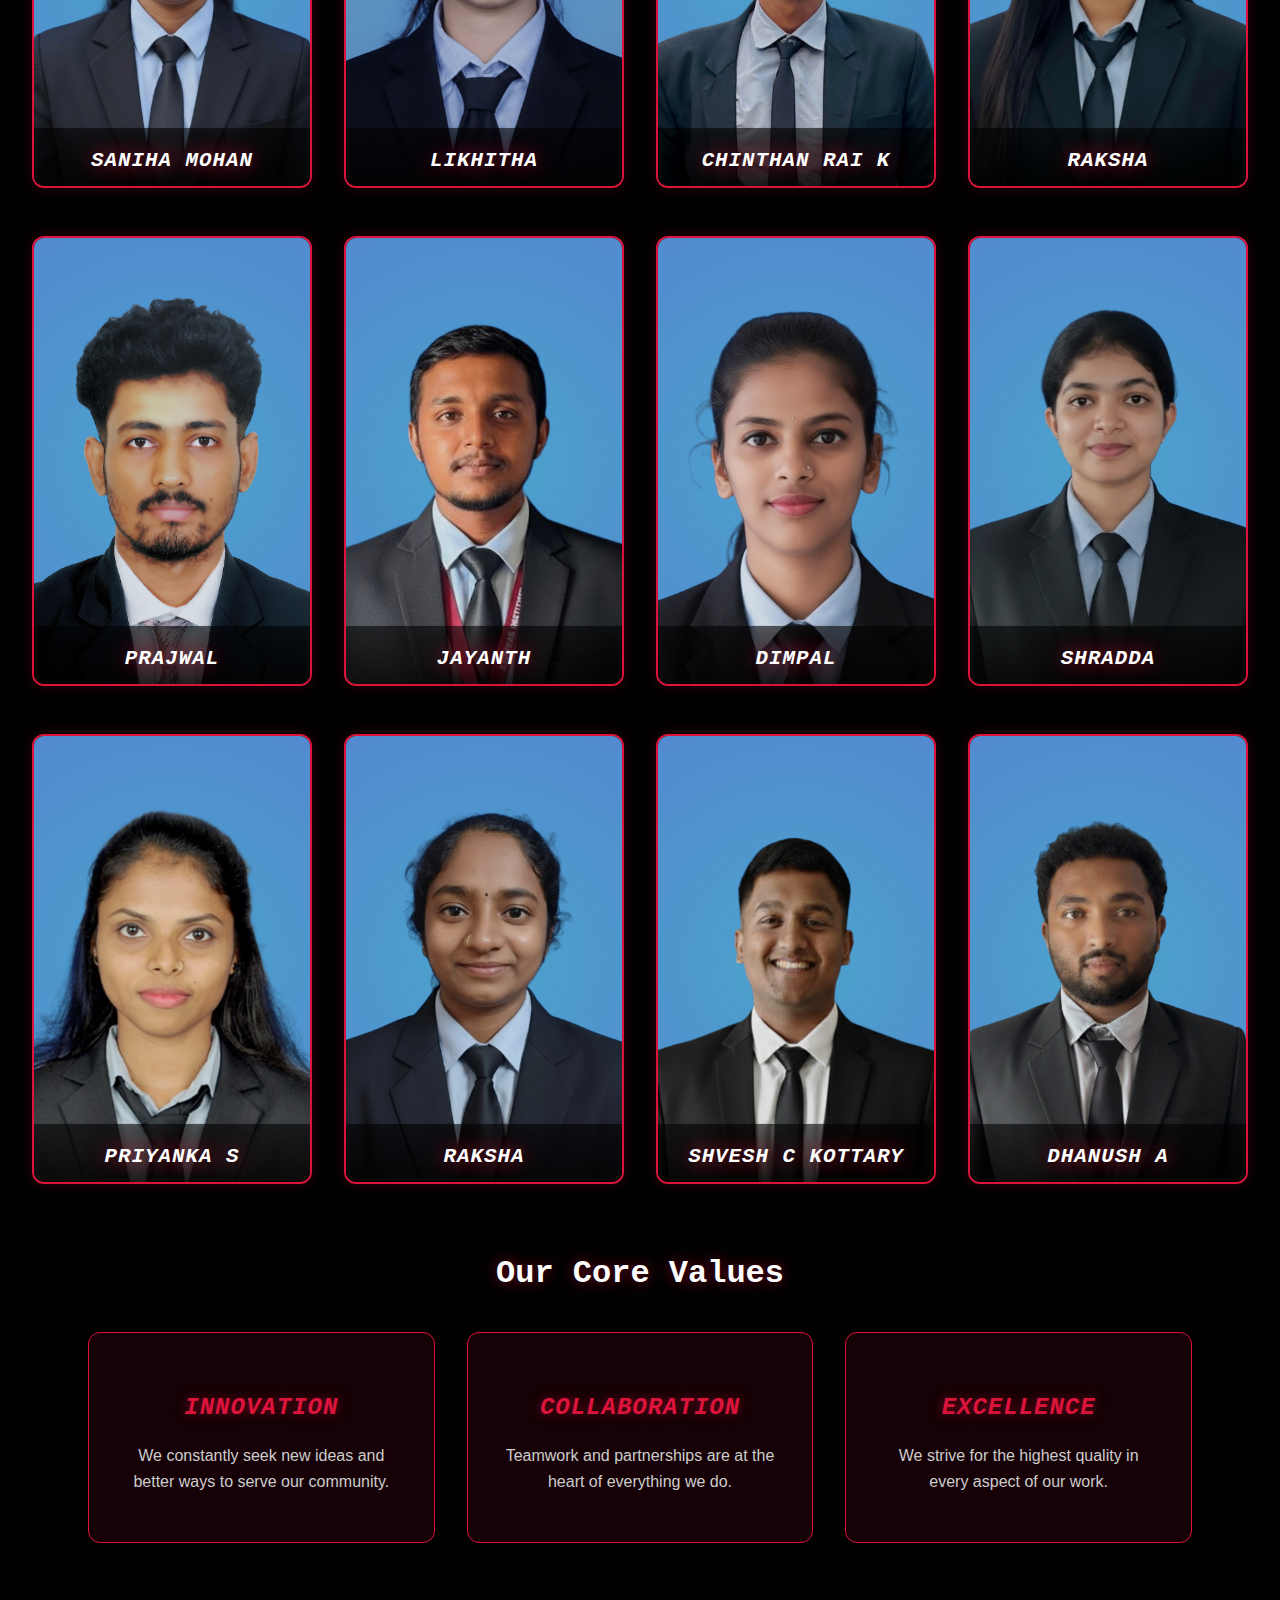
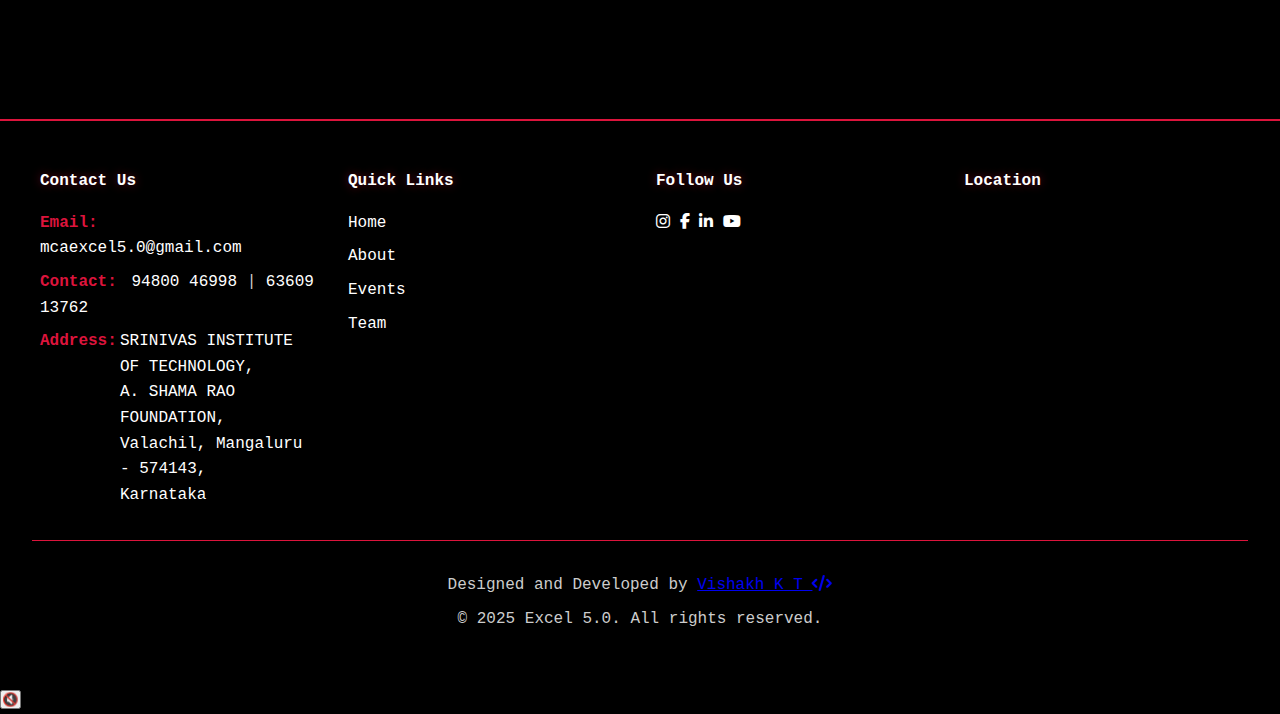
<file: frontend/team.html>
<!DOCTYPE html>
<html lang="en">

<head>
    <meta charset="UTF-8">
    <meta name="viewport" content="width=device-width, initial-scale=1.0">
    <meta name="description"
        content="Meet the Team behind Excel 5.0 - Faculty, Student Coordinators, and Event Heads ensuring a successful tech fest.">
    <title>Team - Excel 5.0</title>
    <link rel="icon" href="images/favicon.jpg" type="image/jpeg">
    <link rel="stylesheet" href="css/styles.css">
    <link rel="stylesheet" href="css/animations.css">
    <link rel="stylesheet" href="https://cdnjs.cloudflare.com/ajax/libs/font-awesome/6.5.1/css/all.min.css">
</head>

<body>

    <!-- NAVIGATION BAR -->
    <nav>
        <div class="logo">
            <img src="images/navbar-logo.png" alt="Excel 5.0">
        </div>

        <ul class="nav-menu">
            <li><a href="index.html">Home</a></li>
            <li><a href="about.html">About</a></li>
            <li><a href="events.html">Events</a></li>
            <li><a href="team.html">Team</a></li>
            <li><a href="brochure/excel5.0.pdf" download class="nav-btn">Brochure</a></li>
            <li><a href="register.html" class="nav-btn">Register</a></li>
        </ul>

        <div class="hamburger">
            <span></span>
            <span></span>
            <span></span>
        </div>
    </nav>

    <!-- PAGE CONTENT -->
    <div class="page-content" style="margin-top: 5rem;">
        <h1 class="section-title">
            Our Team</h1>

        <p class="animate-popIn"
            style="text-align: center; color: #CCCCCC; font-size: 1.5rem; margin-bottom: 3rem; text-shadow: 0 0 10px rgba(220, 20, 60, 0.5);">
            Meet the amazing people behind Excel 5.0
        </p>

        <!-- Faculty Section: Principal, HOD & Coordinator (Row of 3) -->
        <!-- Faculty Section: Principal, HOD & Coordinator (Row of 3) -->
        <div class="faculty-section-container">

            <!-- Principal -->
            <div class="team-card faculty-card">
                <div class="team-card-inner">
                    <img src="images/ROW1/principal.png" alt="Dr. Shrinivasa Mayya D" loading="lazy">
                    <div class="team-card-content">
                        <h3>Dr. Shrinivasa Mayya D</h3>
                        <p class="team-position">Principal SIT Valachil</p>
                        <p class="team-bio">Leading the institution with wisdom and integrity.</p>
                        <div class="social-links">
                            <a href="mailto:principalsit@srinivasgroup.com" title="Email">✉️</a>
                            <a href="https://www.linkedin.com/in/shrinivasa-mayya-d-a9267626/" target="_blank">🔗</a>
                        </div>
                    </div>
                </div>
            </div>

            <!-- HOD -->
            <div class="team-card faculty-card">
                <div class="team-card-inner">
                    <img src="images/ROW1/hod.png" alt="Dr. Shashidhar Kini K" loading="lazy">
                    <div class="team-card-content">
                        <h3>Dr. Shashidhar Kini K</h3>
                        <p class="team-position">HOD of MCA Department</p>
                        <p class="team-bio">Leading the department with vision and excellence.</p>
                        <div class="social-links">
                            <a href="mailto:skinimca@sitmng.ac.in" title="Email">✉️</a>
                            <a href="https://www.linkedin.com/in/dr-shashidhar-kini-k-3a45808/" target="_blank">🔗</a>
                        </div>
                    </div>
                </div>
            </div>

            <!-- Faculty Coordinator -->
            <div class="team-card faculty-card">
                <div class="team-card-inner">
                    <img src="images/ROW1/coordinator.png" alt="Prof. Rajesh Naik" loading="lazy">
                    <div class="team-card-content">
                        <h3>Prof. Rajesh Naik</h3>
                        <p class="team-position">Faculty Coordinator</p>
                        <p class="team-bio">Guiding students towards success in every event.</p>
                        <div class="social-links">
                            <a href="mailto:rajeshmca@sitmng.ac.in" title="Email">✉️</a>
                        </div>
                    </div>
                </div>
            </div>
        </div>

        <!-- Row 2: Technical Heads -->
        <div class="faculty-section-container">

            <!-- Coding Head -->
            <div class="team-card faculty-card">
                <div class="team-card-inner">
                    <img src="images/ROW2/4.png" alt="Vishakh K T" loading="lazy">
                    <div class="team-card-content">
                        <h3>Vishakh K T</h3>
                        <p class="team-position">Coding Head</p>
                        <div class="social-links">
                            <a href="mailto:vishakhkt.2003@gmail.com" title="Email">✉️</a>
                            <a href="https://www.linkedin.com/in/vishakh-k-t-0105bb2ba/" target="_blank">🔗</a>
                        </div>
                    </div>
                </div>
            </div>

            <!-- Coding Co-Head -->
            <div class="team-card faculty-card">
                <div class="team-card-inner">
                    <img src="images/ROW2/5.png" alt="Akshitha N R" loading="lazy">
                    <div class="team-card-content">
                        <h3>Akshitha N R</h3>
                        <p class="team-position">Coding Co-Head</p>
                        <div class="social-links">
                            <a href="mailto:akshithanr481@gmail.com" title="Email">✉️</a>
                            <a href="https://www.linkedin.com/in/akshitha-nr-59519a26b" target="_blank">🔗</a>
                        </div>
                    </div>
                </div>
            </div>

            <!-- Web Design Head -->
            <div class="team-card faculty-card">
                <div class="team-card-inner">
                    <img src="images/ROW2/6.png" alt="S D Shravya" loading="lazy">
                    <div class="team-card-content">
                        <h3>S D Shravya</h3>
                        <p class="team-position">Web Design Head</p>
                        <div class="social-links">
                            <a href="mailto:sdshravyakulal@gmail.com" title="Email">✉️</a>
                        </div>
                    </div>
                </div>
            </div>

            <!-- Web Design Co-Head -->
            <div class="team-card faculty-card">
                <div class="team-card-inner">
                    <img src="images/ROW2/7.png" alt="Mohan" loading="lazy">
                    <div class="team-card-content">
                        <h3>Mohan</h3>
                        <p class="team-position">Web Design Co-Head</p>
                        <div class="social-links">
                            <a href="mailto:devadigamohan859@gmail.com" title="Email">✉️</a>
                        </div>
                    </div>
                </div>
            </div>
        </div>

        <!-- Row 3: Dance & Treasure Hunt Heads -->
        <div class="faculty-section-container">

            <!-- Dance Head -->
            <div class="team-card faculty-card">
                <div class="team-card-inner">
                    <img src="images/ROW3/10.png" alt="Saniha Mohan" loading="lazy">
                    <div class="team-card-content">
                        <h3>Saniha Mohan</h3>
                        <p class="team-position">Dance Head</p>
                        <div class="social-links">
                            <a href="mailto:sanihamohan1@gmail.com" title="Email">✉️</a>
                            <a href="https://www.linkedin.com/in/saniha-saniha-3852962b4?trk=contact-info"
                                target="_blank">🔗</a>
                        </div>
                    </div>
                </div>
            </div>

            <!-- Dance Co-Head -->
            <div class="team-card faculty-card">
                <div class="team-card-inner">
                    <img src="images/ROW3/11.png" alt="Likhitha" loading="lazy">
                    <div class="team-card-content">
                        <h3>Likhitha</h3>
                        <p class="team-position">Dance Co-Head</p>
                        <div class="social-links">
                            <a href="mailto:kulallikhitha44@gmail.com" title="Email">✉️</a>
                            <a href="https://www.linkedin.com/in/likhitha-k-b34600320/" target="_blank">🔗</a>
                        </div>
                    </div>
                </div>
            </div>

            <!-- Treasure Hunt Head -->
            <div class="team-card faculty-card">
                <div class="team-card-inner">
                    <img src="images/ROW3/12.png" alt="Chinthan Rai Kukkuvalli" loading="lazy">
                    <div class="team-card-content">
                        <h3>Chinthan Rai K</h3>
                        <p class="team-position">Treasure Hunt Head</p>
                        <div class="social-links">
                            <a href="mailto:chinthanrai.123@gmail.com" title="Email">✉️</a>
                            <a href="https://www.linkedin.com/in/chinthan-rai-kukkuvalli-854125375/"
                                target="_blank">🔗</a>
                        </div>
                    </div>
                </div>
            </div>

            <!-- Treasure Hunt Co-Head -->
            <div class="team-card faculty-card">
                <div class="team-card-inner">
                    <img src="images/ROW3/13.png" alt="Raksha" loading="lazy">
                    <div class="team-card-content">
                        <h3>Raksha</h3>
                        <p class="team-position">Treasure Hunt Co-Head</p>
                        <div class="social-links">
                            <a href="mailto:rakshasuvarna75@gmail.com" title="Email">✉️</a>
                        </div>
                    </div>
                </div>
            </div>
        </div>

        <!-- Row 4: Gaming & IT Quiz Heads -->
        <div class="faculty-section-container">

            <!-- Gaming Head -->
            <div class="team-card faculty-card">
                <div class="team-card-inner">
                    <img src="images/ROW4/14.png" alt="Prajwal" loading="lazy">
                    <div class="team-card-content">
                        <h3>Prajwal</h3>
                        <p class="team-position">Gaming Head</p>
                        <div class="social-links">
                            <a href="mailto:prajwallns123@gmail.com" title="Email">✉️</a>
                            <a href="https://www.linkedin.com/in/prajwal-l-s-76bb2b269" target="_blank">🔗</a>
                        </div>
                    </div>
                </div>
            </div>

            <!-- Gaming Co-Head -->
            <div class="team-card faculty-card">
                <div class="team-card-inner">
                    <img src="images/ROW4/15.png" alt="Jayanth" loading="lazy">
                    <div class="team-card-content">
                        <h3>Jayanth</h3>
                        <p class="team-position">Gaming Co-Head</p>
                        <div class="social-links">
                            <a href="mailto:jayanthbharani@gmail.com" title="Email">✉️</a>
                        </div>
                    </div>
                </div>
            </div>

            <!-- IT Quiz Head -->
            <div class="team-card faculty-card">
                <div class="team-card-inner">
                    <img src="images/ROW4/16.png" alt="Dimpal" loading="lazy">
                    <div class="team-card-content">
                        <h3>Dimpal</h3>
                        <p class="team-position">IT Quiz Head</p>
                        <div class="social-links">
                            <a href="mailto:dimpalpojaryckc@gmail.com" title="Email">✉️</a>
                            <a href="https://www.linkedin.com/in/dimpal-poojary-22a64a2a1" target="_blank">🔗</a>
                        </div>
                    </div>
                </div>
            </div>

            <!-- IT Quiz Co-Head -->
            <div class="team-card faculty-card">
                <div class="team-card-inner">
                    <img src="images/ROW4/17.png" alt="Shradda" loading="lazy">
                    <div class="team-card-content">
                        <h3>Shradda</h3>
                        <p class="team-position">IT Quiz Co-Head</p>
                        <div class="social-links">
                            <a href="mailto:shraddasrinivas1246@gmail.com" title="Email">✉️</a>
                            <a href="https://www.linkedin.com/in/shraddha-devadiga-7819b1303" target="_blank">🔗</a>
                        </div>
                    </div>
                </div>
            </div>
        </div>

        <!-- Row 5: Documentary & IT Manager Heads -->
        <div class="faculty-section-container">

            <!-- Documentary Head -->
            <div class="team-card faculty-card">
                <div class="team-card-inner">
                    <img src="images/ROW5/18.png" alt="Priyanka S" loading="lazy">
                    <div class="team-card-content">
                        <h3>Priyanka S</h3>
                        <p class="team-position">Documentary Head</p>
                        <div class="social-links">
                            <a href="mailto:priyankasuvarna768@gmail.com" title="Email">✉️</a>
                        </div>
                    </div>
                </div>
            </div>

            <!-- Documentary Co-Head -->
            <div class="team-card faculty-card">
                <div class="team-card-inner">
                    <img src="images/ROW5/19.png" alt="Raksha" loading="lazy">
                    <div class="team-card-content">
                        <h3>Raksha</h3>
                        <p class="team-position">Documentary Co-Head</p>
                        <div class="social-links">
                            <a href="mailto:rakshakotyan07@gmail.com" title="Email">✉️</a>
                            <a href="https://www.linkedin.com/in/raksha-kotyan-1156b3270" target="_blank">🔗</a>
                        </div>
                    </div>
                </div>
            </div>

            <!-- IT Manager Head -->
            <div class="team-card faculty-card">
                <div class="team-card-inner">
                    <img src="images/ROW5/20.png" alt="Shvesh C Kottary" loading="lazy">
                    <div class="team-card-content">
                        <h3>Shvesh C Kottary</h3>
                        <p class="team-position">IT Manager Head</p>
                        <div class="social-links">
                            <a href="mailto:shveshkottary01@gmail.com" title="Email">✉️</a>
                            <a href="https://www.linkedin.com/in/shvesh-kottary-068a77184" target="_blank">🔗</a>
                        </div>
                    </div>
                </div>
            </div>

            <!-- IT Manager Co-Head -->
            <div class="team-card faculty-card">
                <div class="team-card-inner">
                    <img src="images/ROW5/21.png" alt="Dhanush A" loading="lazy">
                    <div class="team-card-content">
                        <h3>Dhanush A</h3>
                        <p class="team-position">IT Manager Co-Head</p>
                        <div class="social-links">
                            <a href="mailto:adhanush596@gmail.com" title="Email">✉️</a>
                            <a href="https://www.linkedin.com/in/dhanush-a-02a806294" target="_blank">🔗</a>
                        </div>
                    </div>
                </div>
            </div>
        </div>



        <!-- Team Values Section -->
        <div class="content-section" style="margin-top: 4rem; text-align: center;">
            <h2>Our Core Values</h2>
            <div class="values-grid">
                <div class="value-card">
                    <h3>Innovation</h3>
                    <p>We constantly seek new ideas and better ways to serve our community.</p>
                </div>
                <div class="value-card">
                    <h3>Collaboration</h3>
                    <p>Teamwork and partnerships are at the heart of everything we do.</p>
                </div>
                <div class="value-card">
                    <h3>Excellence</h3>
                    <p>We strive for the highest quality in every aspect of our work.</p>
                </div>
            </div>
        </div>
    </div>



    <!-- FOOTER -->
    <footer>
        <div class="footer-content">
            <div class="footer-section">
                <h4>Contact Us</h4>
                <p><span class="contact-label">Email:</span> <a
                        href="mailto:mcaexcel5.0@gmail.com">mcaexcel5.0@gmail.com</a></p>
                <p><span class="contact-label">Contact:</span> <a href="tel:+919480046998">94800 46998</a> | <a
                        href="tel:+916360913762">63609 13762</a></p>
                <div style="display: flex; gap: 5px;">
                    <span class="contact-label">Address:</span>
                    <span>SRINIVAS INSTITUTE OF TECHNOLOGY,<br>A. SHAMA RAO FOUNDATION,<br>Valachil, Mangaluru -
                        574143,<br>Karnataka</span>
                </div>
            </div>

            <div class="footer-section">
                <h4>Quick Links</h4>
                <p><a href="index.html">Home</a></p>
                <p><a href="about.html">About</a></p>
                <p><a href="events.html">Events</a></p>
                <p><a href="team.html">Team</a></p>
            </div>

            <div class="footer-section">
                <h4>Follow Us</h4>
                <div class="social-icons-row">
                    <a href="https://www.instagram.com/mcaflix?igsh=MXF5bWdoOHNtd2F5Nw==" target="_blank"
                        class="social-icon-link"><i class="fa-brands fa-instagram"></i></a>
                    <a href="https://www.facebook.com/sit.samagra.gnana" target="_blank" class="social-icon-link"><i
                            class="fa-brands fa-facebook-f"></i></a>
                    <a href="https://www.linkedin.com/school/sitmangalore/" target="_blank" class="social-icon-link"><i
                            class="fa-brands fa-linkedin-in"></i></a>
                    <a href="http://www.youtube.com/@sitmangalore" target="_blank" class="social-icon-link"><i
                            class="fa-brands fa-youtube"></i></a>
                </div>
            </div>


            <div class="footer-section">
                <h4>Location</h4>
                <div class="map-container">
                    <iframe
                        src="https://maps.google.com/maps?q=Srinivas+Institute+of+Technology+Valachil&t=&z=13&ie=UTF8&iwloc=&output=embed"
                        width="100%" height="200" style="border:0; border-radius: 8px;" allowfullscreen=""
                        loading="lazy">
                    </iframe>
                </div>
            </div>
        </div>

        <div class="footer-bottom">
            <p>
                <span>Designed and Developed by </span>
                <a href="https://www.linkedin.com/in/vishakh-k-t-0105bb2ba/" target="_blank" class="dev-link">
                    Vishakh K T <i class="fa-solid fa-code"></i>
                </a>
            </p>
            <p>&copy; 2025 Excel 5.0. All rights reserved.</p>
        </div>
    </footer>

    <!-- SCRIPTS -->
    <script src="js/main.js"></script>

    <script src="js/audio-player.js"></script>
</body>

</html>
</file>
<file: frontend/css/styles.css>
/* =====================================================
   EXCEL 5.0 - STRANGER THINGS THEME
   Black & Red Color Scheme
   ===================================================== */

:root {
  --primary-red: #dc143c;
  --bright-red: #ff0000;
  --primary-black: #000000;
  --dark-black: #1a1a1a;
  --light-gray: #cccccc;
  --white: #ffffff;
}

* {
  margin: 0;
  padding: 0;
  box-sizing: border-box;
}

html {
  scroll-behavior: smooth;
  background-color: #000000;
}

body {
  font-family: "Courier New", Courier, monospace;
  background-color: transparent;
  color: var(--white);
  line-height: 1.6;
  overflow-x: hidden;
  padding-top: 0;
  margin-top: 0;
}

/* ===========================
   LOADING VIDEO OVERLAY
   =========================== */

#video-loader {
  position: fixed;
  top: 0;
  left: 0;
  width: 100%;
  height: 100%;
  background-color: var(--primary-black);
  display: flex;
  justify-content: center;
  align-items: center;
  z-index: 10000;
  opacity: 1;
  transition: opacity 0.5s ease-out;
}

#video-loader.hidden {
  opacity: 0;
  pointer-events: none;
}

#video-loader img {
  max-width: 90%;
  max-height: 90%;
  object-fit: contain;
  animation: slideInCenter 0.8s ease-out;
}

#video-loader video {
  max-width: 90%;
  max-height: 90%;
  object-fit: contain;
  animation: slideInCenter 0.8s ease-out;
}

#video-loader .skip-btn {
  position: absolute;
  bottom: 30px;
  right: 30px;
  padding: 15px 35px;
  background-color: var(--primary-red);
  color: var(--white);
  border: 2px solid var(--primary-red);
  border-radius: 4px;
  cursor: pointer;
  font-family: "Courier New", Courier, monospace;
  font-weight: bold;
  font-size: 1.2rem;
  text-transform: uppercase;
  letter-spacing: 2px;
  transition: all 0.3s ease;
}

#video-loader .skip-btn:hover {
  background-color: var(--white);
  color: var(--primary-red);
  box-shadow: 0 0 30px rgba(220, 20, 60, 0.8);
  transform: scale(1.1);
}

/* ===========================
   NAVIGATION BAR
   =========================== */

nav {
  position: fixed;
  top: 1.5rem;
  left: 1.5rem;
  right: 1.5rem;
  width: calc(100% - 3rem);
  background-color: var(--primary-black);
  border-bottom: 2px solid var(--primary-red);
  padding: 1rem 2rem;
  display: flex;
  justify-content: space-between;
  align-items: center;
  z-index: 10001;
  box-shadow: 0 0 20px rgba(220, 20, 60, 0.3);
  border-radius: 0 0 30px 30px;
}

.logo {
  display: flex;
  align-items: center;
  gap: 8px;
  text-decoration: none;
  transition: all 0.3s ease;
}

.logo img {
  height: 65px;
  width: auto;
  filter: drop-shadow(0 0 10px rgba(255, 0, 0, 0.8));
  display: block;
  /* Removes extra space below inline images */
}



.logo:hover img {
  filter: drop-shadow(0 0 15px rgba(255, 0, 0, 1));
  transform: scale(1.05);
}

.nav-menu {
  display: flex;
  gap: 2rem;
  list-style: none;
  align-items: center;
}

.nav-menu li:nth-child(5) {
  margin-left: auto;
}

.nav-menu a {
  color: var(--white);
  text-decoration: none;
  font-weight: bold;
  transition: all 0.3s ease;
  position: relative;
  padding-bottom: 5px;
}

.nav-menu a::after {
  content: "";
  position: absolute;
  bottom: 0;
  left: 0;
  width: 0;
  height: 2px;
  background-color: var(--primary-red);
  transition: width 0.3s ease;
}

.nav-menu a:hover {
  color: var(--primary-red);
}

.nav-menu a:hover::after {
  width: 100%;
}

.nav-buttons {
  display: flex;
  gap: 1rem;
  align-items: center;
}

.nav-menu .nav-btn {
  padding: 10px 20px;
  background-color: var(--dark-black);
  color: var(--white);
  border: 2px solid var(--primary-red);
  border-radius: 20px;
  cursor: pointer;
  font-weight: bold;
  font-family: "Courier New", Courier, monospace;
  transition: all 0.3s ease;
  text-decoration: none;
  display: inline-block;
}

.nav-btn-primary {
  background-color: var(--primary-red);
}

.nav-menu .nav-btn:hover {
  background-color: var(--white);
  color: var(--primary-black);
  text-decoration: none;
  box-shadow: 0 0 20px rgba(220, 20, 60, 0.6);
  transform: translateY(-2px);
}

.nav-menu .nav-btn::after {
  content: none;
}

.hamburger {
  display: none;
  flex-direction: column;
  cursor: pointer;
  gap: 5px;
}

.hamburger span {
  width: 25px;
  height: 3px;
  background-color: var(--white);
  transition: all 0.3s ease;
}

/* ===========================
   HERO SECTION
   =========================== */

.hero {
  min-height: 100vh;
  display: flex;
  flex-direction: column;
  justify-content: center;
  align-items: center;
  text-align: center;
  padding: 2rem;
  background-color: #000000;
  position: relative;
  overflow: hidden;
}

.hero::before {
  content: "";
  position: absolute;
  top: 0;
  left: 0;
  width: 100%;
  height: 100%;
  background-image: url('../images/stranger-things.gif');
  background-size: cover;
  background-position: center;
  background-repeat: no-repeat;
  filter: contrast(1.2) saturate(1.3) brightness(1.1) drop-shadow(0 0 20px rgba(220, 20, 60, 0.5));
  z-index: 0;
  animation: bgPulse 8s ease-in-out infinite alternate;
}

@keyframes bgPulse {
  0% {
    transform: scale(1);
  }

  100% {
    transform: scale(1.05);
  }
}

.hero-overlay {
  position: absolute;
  top: 0;
  left: 0;
  right: 0;
  bottom: 0;
  background: radial-gradient(circle at center, rgba(220, 20, 60, 0.1) 0%, rgba(0, 0, 0, 0.4) 50%, #000000 90%);
  z-index: 1;
  box-shadow: inset 0 0 100px #000000;
}

.hero-logo {
  width: 100%;
  max-width: 900px;
  margin-bottom: 4rem;
  animation: slideInCenter 0.4s ease-out;
  position: relative;
  z-index: 2;
  display: flex;
  justify-content: center;
  align-items: center;
}

/* Atmospheric Red Nebula behind the logo */
.hero-logo::before {
  content: "";
  position: absolute;
  top: 50%;
  left: 50%;
  transform: translate(-50%, -50%);
  width: 150%;
  height: 150%;
  background: radial-gradient(circle, rgba(220, 20, 60, 0.3) 0%, rgba(0, 0, 0, 0) 70%);
  z-index: -2;
  filter: blur(30px);
  animation: nebulaPulse 6s ease-in-out infinite alternate;
  pointer-events: none;
}

@keyframes nebulaPulse {
  0% {
    opacity: 0.3;
    transform: translate(-50%, -50%) scale(0.8);
  }

  100% {
    opacity: 0.6;
    transform: translate(-50%, -50%) scale(1.1);
  }
}

.hero-logo-number {
  position: absolute;
  top: 45%;
  left: 50%;
  transform: translate(-50%, -50%);
  font-family: 'ITC Benguiat';
  font-weight: bold;
  font-size: 30rem;
  color: rgba(220, 20, 60, 0.05);
  /* Very faint red fill */
  -webkit-text-stroke: 4px var(--white);
  text-shadow: 0 0 20px rgba(255, 0, 0, 0.5);
  filter: drop-shadow(8px 8px 0px #000000) drop-shadow(0 0 40px rgba(220, 20, 60, 0.8)) drop-shadow(0 0 80px rgba(0, 0, 0, 0.9));
  z-index: -1;
  pointer-events: none;
  animation: pulseNumber 3s ease-in-out infinite alternate;
}

@keyframes pulseNumber {
  0% {
    transform: translate(-50%, -50%) scale(1);
    opacity: 0.8;
  }

  100% {
    transform: translate(-50%, -50%) scale(1.1);
    opacity: 1;
  }
}

.hero-logo img {
  width: 100%;
  height: auto;
  max-height: 600px;
  object-fit: contain;
  filter: drop-shadow(8px 8px 0px #000000) drop-shadow(0 0 50px rgba(255, 0, 0, 1)) drop-shadow(0 0 150px rgba(0, 0, 0, 1));
  animation: logoPulse 2s ease-in-out infinite alternate;
}

@keyframes logoPulse {
  0% {
    transform: scale(1);
    filter: drop-shadow(8px 8px 0px #000000) drop-shadow(0 0 40px rgba(255, 0, 0, 0.9)) drop-shadow(0 0 120px rgba(0, 0, 0, 0.9));
  }

  100% {
    transform: scale(1.05);
    filter: drop-shadow(12px 12px 0px #000000) drop-shadow(0 0 70px rgba(255, 0, 0, 1)) drop-shadow(0 0 180px rgba(0, 0, 0, 1));
  }
}

.hero-content {
  animation: slideInTop 0.8s ease-out 0.2s backwards;
  position: relative;
  z-index: 2;
}

.hero h1 {
  font-size: 4rem;
  color: var(--white);
  margin-bottom: 1rem;
  text-shadow: 0 0 30px rgba(220, 20, 60, 0.8);
  letter-spacing: 3px;
}

.hero p {
  font-size: 1.3rem;
  color: var(--white);
  margin-bottom: 2rem;
  text-shadow: 0 0 10px rgba(0, 0, 0, 0.5);
}

.hero-buttons {
  display: flex;
  gap: 2rem;
  justify-content: center;
  flex-wrap: wrap;
  margin-top: 5rem;
}

.btn-primary,
.btn-secondary {
  padding: 15px 40px;
  font-size: 1.1rem;
  border: none;
  border-radius: 4px;
  cursor: pointer;
  font-weight: bold;
  font-family: "Courier New", Courier, monospace;
  text-decoration: none;
  display: inline-block;
  transition: all 0.3s ease;
  text-transform: uppercase;
  letter-spacing: 1px;
}

.btn-primary {
  background-color: var(--primary-red);
  color: var(--white);
}

.btn-primary:hover {
  background-color: var(--bright-red);
  box-shadow: 0 0 30px rgba(255, 0, 0, 0.8);
  transform: translateY(-3px) scale(1.05);
}

.btn-secondary {
  background-color: transparent;
  color: var(--white);
  border: 2px solid var(--primary-red);
}

.btn-secondary:hover {
  background-color: var(--white);
  color: var(--primary-black);
  box-shadow: 0 0 30px rgba(220, 20, 60, 0.8);
  transform: translateY(-3px) scale(1.05);
}

/* ===========================
   ABOUT EXCEL SECTION
   =========================== */

.about-excel {
  padding: 6rem 2rem;
  background: linear-gradient(180deg, #000000 0%, #1a1a1a 100%);
  min-height: 80vh;
  display: flex;
  align-items: center;
}

.about-excel-container {
  max-width: 1200px;
  margin: 0 auto;
  display: grid;
  grid-template-columns: 1fr 1fr;
  gap: 4rem;
  align-items: center;
}

.about-excel-content {
  animation: slideInLeft 1s ease-out;
}

.about-excel-title {
  font-family: 'ITC Benguiat', serif;
  font-size: 3rem;
  color: transparent;
  -webkit-text-stroke: 1px var(--white);
  margin-bottom: 2rem;
  filter: drop-shadow(0 0 10px rgba(220, 20, 60, 0.8));
  letter-spacing: 2px;
  line-height: 1.2;
}

.about-excel-text {
  font-size: 1.1rem;
  color: var(--light-gray);
  line-height: 1.8;
  margin-bottom: 2rem;
}

.about-excel-text strong {
  color: var(--white);
  text-shadow: 0 0 10px rgba(220, 20, 60, 0.6);
}

.highlight {
  color: var(--white);
  font-weight: bold;
  text-shadow: 0 0 15px rgba(220, 20, 60, 0.8);
}

/* ===========================
   ABOUT PAGE RESTRUCTURE
   =========================== */

.about-red-box-container {
  display: flex;
  align-items: center;
  justify-content: center;
  gap: 2rem;
  margin-bottom: 4rem;
  max-width: 1400px;
  margin-left: auto;
  margin-right: auto;
  padding: 0 1rem;
}

.about-red-box {
  background-color: var(--primary-red);
  background-image: linear-gradient(rgba(0, 0, 0, 0.6), rgba(0, 0, 0, 0.6)), url('../images/about/3.PNG');
  /* Dark overlay for better text visibility */
  background-size: cover;
  background-position: center;
  background-blend-mode: normal;
  /* Changed to normal to let the black overlay work, or use multiply with caution */
  color: var(--white);
  padding: 3rem;
  border-radius: 12px;
  box-shadow: 0 0 30px rgba(220, 20, 60, 0.6);
  flex: 2;
  font-family: 'Courier New', Courier, monospace;
  text-shadow: 2px 2px 4px #000000, 0 0 10px rgba(0, 0, 0, 0.7);
  /* Strong black shadow */
}

.about-red-box p {
  margin-bottom: 1.5rem;
  font-size: 1.05rem;
  line-height: 1.7;
  text-align: justify;
}

.about-side-images {
  display: flex;
  flex-direction: column;
  gap: 1.5rem;
  flex: 1;
}

.about-side-img {
  width: 100%;
  height: auto;
  border-radius: 8px;
  border: 2px solid var(--primary-red);
  filter: drop-shadow(0 0 15px rgba(220, 20, 60, 0.4));
  transition: transform 0.3s ease;
}

.about-side-img:hover {
  transform: scale(1.05);
  box-shadow: 0 0 25px rgba(220, 20, 60, 0.8);
}

.vision-mission-grid {
  display: grid;
  grid-template-columns: 1fr 1fr;
  gap: 3rem;
  max-width: 1200px;
  margin: 0 auto 4rem auto;
}

.vm-card {
  border: 2px solid var(--primary-red);
  border-radius: 12px;
  padding: 2.5rem;
  background-size: cover;
  background-position: center;
  background-repeat: no-repeat;
  position: relative;
  overflow: hidden;
  min-height: 400px;
  display: flex;
  flex-direction: column;
  justify-content: center;
  transition: transform 0.3s ease;
}

.vm-card::before {
  content: "";
  position: absolute;
  top: 0;
  left: 0;
  width: 100%;
  height: 100%;
  background-color: rgba(0, 0, 0, 0.7);
  /* Dark overlay to make text readable */
  z-index: 1;
}

.vm-card:hover {
  transform: translateY(-10px);
  box-shadow: 0 0 40px rgba(220, 20, 60, 0.6);
}

.vm-content {
  position: relative;
  z-index: 2;
  text-align: center;
}

.vm-title {
  font-family: 'ITC Benguiat', serif;
  font-size: 3rem;
  color: transparent;
  -webkit-text-stroke: 1px var(--white);
  filter: drop-shadow(0 0 5px var(--primary-red));
  margin-bottom: 2rem;
  text-transform: uppercase;
  text-align: center;
}

.vm-list {
  list-style: none;
  padding: 0;
  margin: 0;
  text-align: left;
}

.vm-list li {
  margin-bottom: 1.2rem;
  padding-left: 1.5rem;
  position: relative;
  font-size: 1.1rem;
  color: var(--white);
  line-height: 1.5;
}

.vm-list li::before {
  content: "►";
  position: absolute;
  left: 0;
  color: var(--primary-red);
  font-size: 0.8rem;
  top: 3px;
}

@media (max-width: 992px) {
  .about-red-box-container {
    flex-direction: column;
  }

  .about-side-images {
    flex-direction: row;
    width: 100%;
  }

  .about-side-img {
    width: 48%;
    /* fit two side by side */
  }

  .vision-mission-grid {
    grid-template-columns: 1fr;
  }
}

.about-excel-logo {
  display: flex;
  justify-content: center;
  align-items: center;
  animation: slideInRight 1s ease-out;
}

.about-excel-logo img {
  max-width: 100%;
  height: auto;
  max-height: 400px;
  filter: drop-shadow(0 0 30px rgba(220, 20, 60, 0.8));
}

/* ===========================
   EVENT DETAILS SECTION
   =========================== */

.event-details {
  padding: 6rem 2rem;
  background: #000000;
  min-height: auto;
}

.event-details-container {
  max-width: 1200px;
  margin: 0 auto;
  text-align: center;
}

.tagline {
  font-family: 'ITC Benguiat', serif;
  font-size: 3.5rem;
  color: transparent;
  -webkit-text-stroke: 1px var(--white);
  margin-bottom: 2rem;
  filter: drop-shadow(0 0 15px rgba(220, 20, 60, 0.8));
  letter-spacing: 4px;
  font-weight: bold;
  text-transform: uppercase;
  animation: slideInTop 0.8s ease-out;
}

.event-subtitle {
  font-size: 1.2rem;
  color: var(--light-gray);
  line-height: 1.8;
  margin-bottom: 1.5rem;
  animation: slideInBottom 0.8s ease-out;
}

.event-subtitle strong {
  color: var(--primary-red);
  text-shadow: 0 0 10px rgba(220, 20, 60, 0.6);
}

/* ===========================
/* ===========================
   EVENTS PAGE
   =========================== */
.filter-btn {
  background-color: transparent;
  color: var(--primary-red);
  border: 2px solid var(--primary-red);
  padding: 10px 24px;
  border-radius: 4px;
  cursor: pointer;
  font-weight: bold;
  font-family: 'Courier New', Courier, monospace;
  font-size: 1.1rem;
  transition: all 0.3s ease;
  text-transform: uppercase;
}

.filter-btn:hover,
.filter-btn.active {
  background-color: var(--primary-red) !important;
  color: #000000 !important;
  box-shadow: 0 0 20px rgba(220, 20, 60, 0.6);
  transform: translateY(-2px);
}

.action-cards {
  padding: 6rem 2rem;
  background: #000000;
  min-height: auto;
  border-bottom: 2px solid var(--primary-red);
  position: relative;
  /* Optional: Add a glow effect to the line */
  box-shadow: 0 4px 20px -5px rgba(220, 20, 60, 0.5);
}

.cards-container {
  max-width: 1200px;
  margin: 0 auto;
  display: grid;
  grid-template-columns: repeat(auto-fit, minmax(280px, 1fr));
  gap: 2rem;
}

.action-card {
  background: rgba(220, 20, 60, 0.15);
  border: 2px solid var(--primary-red);
  border-radius: 15px;
  padding: 2.5rem 2rem;
  text-align: center;
  transition: all 0.3s ease;
  animation: slideInTop 0.8s ease-out;
  cursor: pointer;
  /* Flexbox for equal button alignment */
  display: flex;
  flex-direction: column;
  align-items: center;
  height: 100%;
}

.action-card.card-1 {
  animation-delay: 0s;
}

.action-card.card-2 {
  animation-delay: 0.2s;
}

.action-card.card-3 {
  animation-delay: 0.4s;
}

.card-monster {
  font-size: 4rem;
  margin-bottom: 1.5rem;
  animation: bounce 2s infinite;
}

.action-card h3 {
  color: var(--white);
  font-size: 1.8rem;
  margin-bottom: 1rem;
  text-shadow: 0 0 15px rgba(220, 20, 60, 0.6);
}

.action-card p {
  color: var(--light-gray);
  margin-bottom: 1.5rem;
  line-height: 1.6;
}

.action-card:hover {
  background: rgba(220, 20, 60, 0.25);
  box-shadow: 0 0 30px rgba(220, 20, 60, 0.6);
  transform: translateY(-10px);
}

.card-btn {
  display: inline-block;
  padding: 12px 30px;
  background-color: var(--white);
  color: var(--white);
  text-decoration: none;
  border-radius: 25px;
  font-weight: bold;
  font-family: "Courier New", Courier, monospace;
  font-style: italic;
  text-transform: uppercase;
  letter-spacing: 2px;
  font-size: 1.1rem;
  transition: all 0.3s ease;
  border: 2px solid var(--primary-red);
  margin-top: auto;
  /* Pushes button to the bottom */
}

.card-btn:hover {
  background-color: var(--bright-red);
  box-shadow: 0 0 20px rgba(255, 0, 0, 0.8);
  transform: scale(1.05);
}

/* ===========================
   FAQs SECTION
   =========================== */

.faqs {
  padding: 6rem 2rem;
  background: linear-gradient(180deg, #000000 0%, #1a1a1a 100%);
  min-height: auto;
}

.faqs-container {
  max-width: 1200px;
  margin: 0 auto;
}

.faq-grid {
  display: grid;
  grid-template-columns: repeat(auto-fit, minmax(300px, 1fr));
  gap: 2rem;
  margin-top: 3rem;
}

.faq-item {
  background: rgba(220, 20, 60, 0.1);
  border: 1px solid rgba(220, 20, 60, 0.5);
  border-radius: 8px;
  padding: 1.5rem;
  transition: all 0.3s ease;
  animation: fadeInHero 0.8s ease-out;
}

.faq-item:hover {
  background: rgba(220, 20, 60, 0.15);
  border-color: var(--white);
  box-shadow: 0 0 20px rgba(220, 20, 60, 0.4);
  transform: translateY(-5px);
}

.faq-header {
  display: flex;
  justify-content: space-between;
  align-items: center;
  cursor: pointer;
  margin-bottom: 0;
}

.faq-question {
  color: var(--white);
  font-size: 1.1rem;
  margin-bottom: 0;
  text-shadow: 0 0 10px rgba(220, 20, 60, 0.6);
  flex: 1;
}

.faq-toggle {
  font-size: 1.5rem;
  color: var(--white);
  font-weight: bold;
  text-shadow: 0 0 10px rgba(220, 20, 60, 0.6);
  margin-left: 1rem;
  transition: all 0.3s ease;
}

.faq-answer {
  color: var(--white);
  line-height: 1.6;
  font-size: 0.95rem;
  margin-top: 1rem;
  padding-top: 1rem;
  border-top: 1px solid rgba(220, 20, 60, 0.3);
  animation: slideInBottom 0.3s ease-out;
}

/* ===========================
   FEATURED EVENTS SECTION
   =========================== */

.featured-events {
  padding: 4rem 2rem;
  background: linear-gradient(180deg, #1a1a1a 0%, #000000 100%);
}

.section-title {
  font-family: 'ITC Benguiat', serif;
  font-size: 2.5rem;
  color: transparent;
  -webkit-text-stroke: 1px var(--white);
  text-align: center;
  margin-bottom: 3rem;
  filter: drop-shadow(0 0 10px rgba(220, 20, 60, 0.8));
  letter-spacing: 2px;
  text-transform: uppercase;
}

.events-grid {
  display: grid;
  grid-template-columns: repeat(2, 1fr);
  gap: 2rem;
  max-width: 1200px;
  margin: 0 auto;
}

.event-card {
  background-color: var(--primary-black);
  border: 2px solid var(--primary-red);
  border-radius: 8px;
  overflow: hidden;
  transition: all 0.4s ease;
  animation: cardFadeIn 0.6s ease-out backwards;
}

.event-card:nth-child(1) {
  animation-delay: 0.1s;
}

.event-card:nth-child(2) {
  animation-delay: 0.2s;
}

.event-card:nth-child(3) {
  animation-delay: 0.3s;
}

.event-card:hover {
  transform: translateY(-15px);
  box-shadow: 0 0 40px rgba(220, 20, 60, 0.8);
  border-color: var(--bright-red);
}

.event-card img {
  width: 100%;
  height: 200px;
  object-fit: cover;
  transition: transform 0.3s ease;
}

.event-card:hover img {
  transform: scale(1.1);
}

.event-card-content {
  padding: 1.5rem;
}

.event-card h3 {
  font-size: 1.5rem;
  color: var(--white);
  margin-bottom: 0.5rem;
  text-shadow: 0 0 10px rgba(220, 20, 60, 0.5);
}

.event-date {
  color: var(--light-gray);
  font-size: 0.9rem;
  margin-bottom: 0.5rem;
}

.event-location {
  color: var(--light-gray);
  font-size: 0.9rem;
  margin-bottom: 1rem;
}

.event-description {
  color: var(--white);
  font-size: 0.95rem;
  line-height: 1.5;
  margin-bottom: 1rem;
  display: none;
}

.event-card:hover .event-description {
  display: block;
}

.event-card-btn {
  background-color: var(--white);
  color: var(--primary-black);
  padding: 10px 20px;
  border: none;
  border-radius: 4px;
  cursor: pointer;
  font-weight: bold;
  font-family: "Courier New", Courier, monospace;
  transition: all 0.3s ease;
}

.event-card-btn:hover {
  background-color: var(--bright-red);
  box-shadow: 0 0 20px rgba(255, 0, 0, 0.8);
  transform: scale(1.05);
}

/* ===========================
   FOOTER
   =========================== */

footer {
  background-color: var(--primary-black);
  border-top: 2px solid var(--primary-red);
  padding: 3rem 2rem;
  margin-top: 4rem;
}

.footer-content {
  max-width: 1200px;
  margin: 0 auto;
  display: grid;
  grid-template-columns: repeat(auto-fit, minmax(250px, 1fr));
  gap: 2rem;
  margin-bottom: 2rem;
}

.footer-section h4 {
  color: var(--white);
  margin-bottom: 1rem;
  text-shadow: 0 0 10px rgba(220, 20, 60, 0.5);
}

.footer-section p {
  color: var(--light-gray);
  margin-bottom: 0.5rem;
}

.footer-section a {
  color: var(--white);
  text-decoration: none;
  transition: all 0.3s ease;
}

.footer-section a:hover {
  color: var(--primary-red);
  padding-left: 5px;
}

.contact-label {
  color: var(--primary-red);
  font-weight: bold;
  margin-right: 5px;
  display: inline-block;
  min-width: 70px;
  /* Aligns content neatly */
}

.footer-bottom {
  text-align: center;
  border-top: 1px solid var(--primary-red);
  padding-top: 2rem;
  color: var(--light-gray);
}

.footer-bottom p {
  margin-bottom: 0.5rem;
}

.developed-by {
  color: var(--white);
  font-weight: bold;
  text-shadow: 0 0 10px rgba(220, 20, 60, 0.5);
}

/* ===========================
   GENERIC PAGE SECTIONS
   =========================== */

.page-content {
  max-width: 1200px;
  margin: 0 auto;
  padding: 4rem 2rem;
}

.content-section {
  margin-bottom: 3rem;
  animation: fadeInUp 0.8s ease-out;
}

.content-section h2 {
  color: var(--white);
  font-size: 2rem;
  margin-bottom: 1rem;
  text-shadow: 0 0 15px rgba(220, 20, 60, 0.6);
}

.content-section h3 {
  color: var(--white);
  font-size: 1.5rem;
  margin: 1.5rem 0 0.5rem 0;
  text-shadow: 0 0 10px rgba(220, 20, 60, 0.5);
}

.content-section p {
  color: var(--white);
  line-height: 1.8;
  margin-bottom: 1rem;
}

/* ===========================
   TEAM SECTION
   =========================== */

/* Team Grid - 4 Columns */
.team-grid {
  display: grid;
  grid-template-columns: repeat(4, 1fr);
  gap: 2rem;
  margin-top: 2rem;
  max-width: 1400px;
  margin-left: auto;
  margin-right: auto;
}

.team-card {
  perspective: 1000px;
  background-color: transparent;
  width: 100%;
  height: 450px;
  animation: cardFadeIn 0.6s ease-out backwards;
}

.team-card-inner {
  position: relative;
  width: 100%;
  height: 100%;
  text-align: center;
  transition: transform 0.6s cubic-bezier(0.23, 1, 0.32, 1);
  transform-style: preserve-3d;
  background-color: var(--dark-black);
  border: 2px solid var(--primary-red);
  border-radius: 12px;
  overflow: hidden;
  box-shadow: 0 0 15px rgba(220, 20, 60, 0.2);
}

.team-card:hover .team-card-inner {
  transform: rotateY(5deg) rotateX(2deg) scale(1.02);
  box-shadow: 0 20px 40px rgba(220, 20, 60, 0.4);
  border-color: var(--bright-red);
}

.team-card img {
  width: 100%;
  height: 100%;
  object-fit: cover;
  transition: all 0.6s ease;
  display: block;
  filter: brightness(0.9);
}

.team-card:hover img {
  transform: scale(1.1);
  filter: brightness(0.7);
}

/* Content Panel - Small Pop */
.team-card-content {
  position: absolute;
  bottom: 0;
  left: 0;
  width: 100%;
  padding: 1rem 1.5rem;
  background: linear-gradient(to top, rgba(0, 0, 0, 0.95) 40%, rgba(0, 0, 0, 0.6) 100%);
  transform: translateY(58%);
  transition: transform 0.4s cubic-bezier(0.175, 0.885, 0.32, 1.275);
  display: flex;
  flex-direction: column;
  justify-content: flex-end;
  z-index: 2;
  /* Limit height & pop */
  max-height: 55%;
}

.team-card:hover .team-card-content {
  transform: translateY(0);
}

.team-card h3 {
  color: var(--white);
  font-size: 1.8rem;
  margin-bottom: 0.5rem;
  text-shadow: 0 0 20px rgba(220, 20, 60, 0.8);
  /* Name always visible, no transform */
  transform: none;
  opacity: 1;
}

.team-position {
  color: var(--white);
  font-size: 1.1rem;
  font-weight: bold;
  margin-bottom: 0.8rem;
  font-family: 'Courier New', Courier, monospace;
  letter-spacing: 1px;
  /* Position always visible too */
  transform: none;
  opacity: 1;
}

.team-bio {
  color: #cccccc;
  font-size: 0.95rem;
  margin-bottom: 1.5rem;
  line-height: 1.6;
  opacity: 0;
  /* Add opacity transition for smoother reveal */
  transition: opacity 0.3s ease;
}

.team-card:hover .team-bio {
  opacity: 1;
}

.social-links {
  display: flex;
  gap: 1.5rem;
  justify-content: center;
  opacity: 0;
  transition: opacity 0.3s ease 0.1s;
}

.team-card:hover .social-links {
  opacity: 1;
}

.social-links a {
  color: var(--white);
  text-decoration: none;
  font-size: 1.5rem;
  transition: all 0.3s ease;
}

.social-links a:hover {
  color: var(--white);
  text-shadow: 0 0 15px rgba(255, 255, 255, 0.8);
  transform: scale(1.2);
}

.team-card:nth-child(1) {
  animation-delay: 0.1s;
}

.team-card:nth-child(2) {
  animation-delay: 0.2s;
}

.team-card:nth-child(3) {
  animation-delay: 0.3s;
}

.team-card:nth-child(4) {
  animation-delay: 0.4s;
}

/* ===========================
   ACTION BUTTONS SECTION
   =========================== */

.action-buttons-section {
  display: flex;
  gap: 1.5rem;
  justify-content: center;
  align-items: center;
  padding: 2rem;
  margin: 2rem 0;
  background: rgba(220, 20, 60, 0.1);
  border: 2px solid var(--primary-red);
  border-radius: 20px;
  animation: slideInUp 0.8s ease-out;
}

.action-button {
  padding: 1rem 2rem;
  background-color: var(--white);
  color: var(--primary-black);
  border: none;
  border-radius: 25px;
  cursor: pointer;
  font-weight: bold;
  font-family: "Courier New", Courier, monospace;
  font-size: 1rem;
  transition: all 0.3s ease;
  text-decoration: none;
  display: inline-block;
  text-align: center;
  min-width: 150px;
}

.action-button:hover {
  background-color: var(--bright-red);
  box-shadow: 0 0 30px rgba(255, 0, 0, 0.8);
  transform: scale(1.05);
}

.action-button:active {
  transform: scale(0.98);
}

/* ===========================
   RESPONSIVE DESIGN
   =========================== */

@media (max-width: 768px) {
  nav {
    flex-direction: row;
    padding: 1rem;
    width: calc(100% - 2rem);
    align-items: center;
  }

  .logo {
    flex-shrink: 0;
  }

  .nav-menu {
    display: none;
    position: absolute;
    top: calc(100% + 1rem);
    left: 1.5rem;
    right: 1.5rem;
    background-color: var(--primary-black);
    flex-direction: column;
    gap: 0.5rem;
    width: calc(100% - 3rem);
    text-align: center;
    padding: 1.5rem 1rem;
    border-radius: 0 0 20px 20px;
    border: 2px solid var(--primary-red);
    z-index: 9999;
    animation: slideInDown 0.3s ease-out;
  }

  .nav-menu.active {
    display: flex;
  }

  .nav-menu li {
    margin: 0.75rem 0;
  }

  .nav-menu li:nth-child(5) {
    margin-left: 0;
  }

  .nav-menu a {
    color: var(--white);
    font-size: 1.1rem;
    text-decoration: none;
    transition: all 0.3s ease;
  }

  .nav-menu a:hover {
    color: var(--white);
    text-shadow: 0 0 20px rgba(255, 0, 0, 0.8);
    transform: scale(1.1);
  }

  .nav-btn-primary {
    background-color: var(--white);
  }

  .hamburger {
    display: flex;
    flex-direction: column;
    cursor: pointer;
    gap: 5px;
    margin-left: auto;
    width: 30px;
    z-index: 10000;
    order: 4;
  }

  .hamburger span {
    width: 25px;
    height: 3px;
    background-color: var(--white);
    transition: all 0.3s ease;
    display: block;
  }

  .hamburger.active span:nth-child(1) {
    transform: rotate(45deg) translate(10px, 10px);
  }

  .hamburger.active span:nth-child(2) {
    opacity: 0;
  }

  .hamburger.active span:nth-child(3) {
    transform: rotate(-45deg) translate(7px, -7px);
  }

  .hero-logo {
    max-width: 300px;
    margin-bottom: 2rem;
  }

  .hero-logo img {
    max-height: 250px;
  }

  .hero h1 {
    font-size: 2.5rem;
  }

  .hero p {
    font-size: 1rem;
  }

  .hero-buttons {
    flex-direction: column;
    gap: 1rem;
  }

  .btn-primary,
  .btn-secondary {
    width: 100%;
  }

  .section-title {
    font-size: 1.8rem;
  }

  .events-grid {
    grid-template-columns: 1fr;
  }

  .team-grid {
    grid-template-columns: 1fr;
  }

  .action-buttons-section {
    gap: 1rem;
    padding: 1.5rem;
    flex-direction: column;
    margin: 2rem 1rem;
  }

  .action-button {
    width: 100%;
    padding: 0.9rem 2rem;
    font-size: 0.95rem;
    min-width: unset;
  }
}

@media (max-width: 480px) {
  nav {
    top: 0;
    left: 0;
    right: 0;
    width: 100%;
    padding: 1rem 1.5rem;
    border-radius: 0;
    flex-direction: row;
    align-items: center;
    justify-content: space-between;
    height: auto;
    position: relative;
  }

  .logo img {
    height: 45px;
  }

  .nav-menu {
    display: none;
    position: absolute;
    top: 100%;
    left: 0;
    right: 0;
    background-color: var(--primary-black);
    border-radius: 0 0 20px 20px;
    border-bottom: 2px solid var(--primary-red);
    border-left: none;
    border-right: none;
    border-top: none;
    z-index: 9999;
    flex-direction: column;
    gap: 0.5rem;
    padding: 1.5rem;
    text-align: center;
  }

  .nav-menu.active {
    display: flex;
  }

  .nav-menu li {
    margin: 0.5rem 0;
  }

  .nav-menu a {
    color: var(--white);
    font-size: 1rem;
    padding: 0.5rem 0;
  }

  .nav-menu a.nav-btn {
    padding: 0.8rem 1rem;
    border-bottom: 1px solid var(--primary-red);
  }

  .nav-menu li:nth-child(5) {
    margin-left: 0;
  }

  .hamburger {
    display: flex;
    width: 25px;
    gap: 4px;
    order: 4;
  }

  .hamburger span {
    width: 25px;
    height: 2px;
  }

  .hero {
    padding: 2rem 0;
    min-height: 70vh;
    margin-top: 2rem;
  }

  .hero-logo {
    max-width: 100%;
    margin-bottom: 2rem;
  }

  .hero-logo img {
    width: 90%;
    max-height: 50vh;
  }

  .hero-logo-number {
    font-size: 18rem;
  }

  /* Disable heavy background effects on mobile to prevent lag */
  .hero::before {
    filter: none !important;
    animation: none !important;
  }

  .tagline {
    font-size: 1.8rem;
    letter-spacing: 1px;
    line-height: 1.3;
  }

  .event-subtitle {
    font-size: 0.9rem;
  }

  .action-card {
    padding: 1.2rem 0.8rem;
    min-height: 200px;
  }

  .action-card h3 {
    font-size: 1.2rem;
  }

  /* Event Card Mobile Fixes */
  .event-card {
    flex-direction: column;
    align-items: stretch;
    justify-content: flex-start;
    padding: 1.5rem;
  }

  .event-card-logo-small {
    margin-left: 0;
    margin-bottom: 1rem;
  }

  .event-card h3 {
    font-size: 1.4rem;
  }

  /* Registration Form Mobile Overflow Fix */
  .event-title {
    font-size: 1.1rem;
    flex-wrap: wrap;
  }

  .event-subtitle {
    font-size: 1rem;
    margin-top: 5px;
  }

  .form-group input,
  .form-group select {
    font-size: 0.9rem;
    padding: 12px;
    width: 100% !important;
    box-sizing: border-box !important;
    max-width: 100%;
  }

  .card-description {
    font-size: 0.85rem;
  }

  .action-card button {
    padding: 0.6rem 1.2rem;
    font-size: 0.9rem;
    width: auto;
    align-self: center;
  }

  /* Center Event Cards on Mobile */
  .event-card {
    text-align: center;
    align-items: center;
  }

  .event-card-btn {
    width: auto;
    margin-top: 1rem;
  }

  .event-card-info {
    align-items: center;
  }

  .page-content {
    padding: 1.5rem 1rem;
    margin-top: 2rem;
  }

  .section-title {
    font-size: 2rem !important;
    /* Force override for mobile */
    line-height: 1.2;
    margin-bottom: 2rem;
    text-align: center;
    /* Ensure long custom inline styles don't break layout */
    white-space: normal;
    word-wrap: break-word;
  }

  .faq-grid {
    grid-template-columns: 1fr;
    gap: 1rem;
  }

  .faq-item {
    padding: 1rem;
  }

  .faq-header {
    font-size: 0.95rem;
    padding: 0.75rem 0;
  }

  .faq-answer {
    font-size: 0.85rem;
    padding: 0.75rem 0;
  }

  footer {
    padding: 1.5rem 1rem;
  }

  .footer-content h3 {
    font-size: 1.1rem;
    margin-bottom: 0.75rem;
  }

  .footer-content p {
    font-size: 0.85rem;
  }

  .action-buttons-section {
    gap: 1rem;
    padding: 1.5rem;
    flex-direction: column;
    margin: 1.5rem 0;
  }

  .action-button {
    width: 100%;
    padding: 0.8rem 1.5rem;
    font-size: 0.9rem;
    min-width: unset;
  }

  /* Fix for text spacing on mobile - left align instead of justify */
  .about-red-box p {
    text-align: left;
    word-spacing: normal;
  }

  /* Fix for mission background image on mobile */
  /* Fix for mission background image on mobile */
  .vm-card {
    background-attachment: scroll !important;
    background-size: cover !important;
    background-position: center !important;
    background-repeat: no-repeat !important;
    min-height: 350px;
  }

  /* Fix for Team Card Names on Mobile */
  .team-card h3 {
    font-size: 1.1rem !important;
    line-height: 1.3;
    white-space: normal;
    margin-bottom: 0.2rem;
  }

  .team-card .team-position {
    font-size: 0.85rem !important;
    margin-bottom: 0.5rem;
  }

  .team-card-content {
    padding: 0.8rem 1rem !important;
  }
}

/* Also apply to slightly larger screens (Tablets/Landscape) where grid is 1 column */
@media (max-width: 992px) {
  .vm-card {
    background-size: cover !important;
    background-position: center !important;
  }
}

/* Standard Font only for Value/Action details */
.value-card p,
.action-card p {
  font-family: 'Segoe UI', Roboto, Helvetica, Arial, sans-serif;
}

/* Header Font (Courier New, Italic, Uppercase) for Names */
.team-card h3,
.event-card h3,
.value-card h3 {
  font-family: "Courier New", Courier, monospace;
  font-style: italic;
  text-transform: uppercase;
  letter-spacing: 1px;
}

/* Navbar Font (Courier New, Bold) for Positions/Details - Smaller Size */
.team-position,
.event-date,
.event-location {
  color: var(--white);
  font-size: 0.9rem;
  /* Reduced from 1.1rem */
  font-weight: bold;
  margin-bottom: 0.5rem;
  font-family: "Courier New", Courier, monospace;
  letter-spacing: 0.5px;
  transform: none;
}

/* Update Button Fonts in Cards */
.card-btn,
.event-card-btn {
  font-family: "Courier New", Courier, monospace;
  letter-spacing: 1px;
  font-weight: bold;
  font-style: italic;
  text-transform: uppercase;
  background-color: var(--primary-red);
  color: var(--white);
  border: 2px solid var(--primary-red);
}

.card-btn:hover,
.event-card-btn:hover {
  background-color: var(--bright-red);
  box-shadow: 0 0 20px rgba(255, 0, 0, 0.8);
  transform: scale(1.05);
}

/* Specific Style Updates for Team Card Size Constraint */
.team-card h3 {
  font-size: 1.3rem;
  /* Reduced from 1.8rem */
  margin-bottom: 0.3rem;
}

/* ===================================================
   VALUE CARDS SECTION
=================================================== */
.values-grid {
  display: grid;
  grid-template-columns: repeat(auto-fit, minmax(280px, 1fr));
  gap: 2rem;
  margin-top: 2rem;
  padding: 0 1rem;
}

@media (max-width: 768px) {
  .values-grid {
    grid-template-columns: 1fr;
    gap: 1.5rem;
  }
}

.value-card {
  background: rgba(220, 20, 60, 0.1);
  border: 1px solid var(--primary-red);
  border-radius: 12px;
  padding: 2rem;
  transition: all 0.3s ease;
}

.value-card:hover {
  transform: translateY(-5px);
  box-shadow: 0 0 20px rgba(220, 20, 60, 0.4);
  background: rgba(220, 20, 60, 0.2);
}

.value-card h3 {
  color: var(--primary-red);
  margin-bottom: 1rem;
  font-size: 1.5rem;
}

.value-card p {
  color: var(--light-gray);
  line-height: 1.6;
}

/* ===================================================
   FACULTY SECTION (RESPONSIVE)
=================================================== */
.faculty-section-container {
  display: flex;
  flex-direction: row;
  justify-content: center;
  gap: 2rem;
  margin-bottom: 3rem;
  flex-wrap: nowrap;
  /* Force single row on desktop */
  padding: 0 1rem;
}

.faculty-card {
  flex: 1;
  /* Allow cards to shrink/grow */
  max-width: 400px;
  min-width: 280px;
  /* details shouldn't get too squashed */
  width: 100%;
}

/* Mobile Responsiveness for Faculty Section */
@media (max-width: 900px) {
  .faculty-section-container {
    flex-direction: column;
    align-items: center;
  }

  .faculty-card {
    width: 100%;
    max-width: 450px;
    /* Allow wider cards on mobile stack */
    margin-bottom: 2rem;
  }
}

/* ===========================
   EVENTS GRID & CARDS (UPDATED)
   =========================== */

.events-grid {
  display: grid;
  grid-template-columns: repeat(auto-fit, minmax(400px, 1fr));
  gap: 2rem;
  max-width: 1400px;
  margin: 0 auto;
  padding: 0 1rem;
}

.event-card {
  background: rgba(20, 20, 20, 0.8);
  border: 1px solid var(--primary-red);
  border-radius: 12px;
  overflow: hidden;
  transition: all 0.3s ease;
  cursor: pointer;
  display: flex;
  flex-direction: row;
  /* Explicitly set row */
  flex-wrap: nowrap;
  /* Prevent stacking */
  /* Prevent stacking */
  align-items: center;
  justify-content: space-between;
  padding: 1.5rem;
  gap: 1.5rem;
  position: relative;
  text-align: left;
}

.event-card:hover {
  transform: translateY(-5px);
  box-shadow: 0 0 25px rgba(220, 20, 60, 0.5);
  background: rgba(40, 0, 0, 0.9);
}

.event-card-logo-small {
  min-width: 80px;
  min-height: 80px;
  width: 80px;
  height: 80px;
  object-fit: cover;
  border-radius: 50%;
  border: 2px solid var(--primary-red);
  background: black;
  flex-shrink: 0;
  margin-left: auto;
  /* Push to the right */
}

.event-card-info {
  flex: 1;
  display: flex;
  flex-direction: column;
  justify-content: center;
}

.event-card h3 {
  font-family: 'ITC Benguiat', serif;
  color: var(--primary-red);
  font-size: 1.5rem;
  margin-bottom: 0.5rem;
  text-transform: uppercase;
  letter-spacing: 1px;
}

.event-tagline {
  color: var(--light-gray);
  font-style: italic;
  font-size: 0.9rem;
  margin-bottom: 0.5rem;
}

.event-description-short {
  color: #ccc;
  font-size: 0.85rem;
  margin-bottom: 1rem;
  line-height: 1.4;
  display: -webkit-box;
  -webkit-line-clamp: 2;
  line-clamp: 2;
  /* Limit to 2 lines */
  -webkit-box-orient: vertical;
  overflow: hidden;
  text-overflow: ellipsis;
}

.event-card-btn {
  background-color: var(--primary-red);
  color: white;
  border: none;
  padding: 8px 16px;
  border-radius: 4px;
  cursor: pointer;
  font-family: 'Courier New', Courier, monospace;
  font-weight: bold;
  font-size: 0.9rem;
  text-transform: uppercase;
  width: fit-content;
  transition: all 0.3s ease;
  z-index: 2;
  /* Ensure clickable */
}

.event-card-btn:hover {
  background-color: white;
  color: var(--primary-red);
  box-shadow: 0 0 10px rgba(220, 20, 60, 0.8);
}

/* ===========================
   EVENT MODAL
   =========================== */

.event-modal-overlay {
  position: fixed;
  top: 0;
  left: 0;
  width: 100%;
  height: 100%;
  background: rgba(0, 0, 0, 0.6);
  backdrop-filter: blur(8px);
  z-index: 20000;
  display: none;
  /* Hidden by default */
  justify-content: center;
  align-items: center;
  opacity: 0;
  transition: opacity 0.3s ease;
}

.event-modal-overlay.active {
  display: flex;
  opacity: 1;
}

.event-modal-content {
  background: #0a0a0a;
  border: 2px solid var(--primary-red);
  border-radius: 15px;
  width: 90%;
  max-width: 800px;
  max-height: 90vh;
  overflow-y: auto;
  position: relative;
  padding: 2rem;
  box-shadow: 0 0 50px rgba(220, 20, 60, 0.5);
  animation: zoomIn 0.3s ease-out;
  color: var(--white);
  font-family: 'Courier New', Courier, monospace;
}

@keyframes zoomIn {
  from {
    transform: scale(0.8);
    opacity: 0;
  }

  to {
    transform: scale(1);
    opacity: 1;
  }
}

.modal-close-btn {
  position: absolute;
  top: 15px;
  right: 20px;
  font-size: 2rem;
  color: var(--primary-red);
  cursor: pointer;
  background: none;
  border: none;
  transition: transform 0.3s ease;
}

.modal-close-btn:hover {
  transform: scale(1.2) rotate(90deg);
  color: white;
}

.modal-header {
  display: flex;
  align-items: center;
  gap: 1.5rem;
  margin-bottom: 2rem;
  border-bottom: 1px solid rgba(220, 20, 60, 0.3);
  padding-bottom: 1rem;
}

.modal-logo {
  width: 80px;
  height: 80px;
  min-width: 80px;
  min-height: 80px;
  object-fit: cover;
  border-radius: 50%;
  border: 2px solid var(--primary-red);
  background: black;
}

.modal-title-group h2 {
  font-family: 'ITC Benguiat', serif;
  color: var(--primary-red);
  font-size: 2rem;
  margin-bottom: 0.5rem;
}

.modal-tagline {
  color: #ccc;
  font-style: italic;
  font-size: 1.1rem;
}

.modal-body h3 {
  color: var(--primary-red);
  border-left: 3px solid var(--primary-red);
  padding-left: 10px;
  margin: 1.5rem 0 0.5rem 0;
  font-size: 1.3rem;
}

.modal-body p,
.modal-body ul {
  font-size: 1rem;
  line-height: 1.6;
  color: #ddd;
  margin-bottom: 1rem;
}

.modal-body ul {
  padding-left: 20px;
  list-style-type: square;
}

.modal-body li {
  margin-bottom: 0.5rem;
}

.modal-contact {
  display: flex;
  flex-wrap: wrap;
  gap: 2rem;
  margin-top: 2rem;
  padding-top: 1rem;
  border-top: 1px solid rgba(255, 255, 255, 0.1);
}

.contact-item strong {
  color: var(--primary-red);
  display: block;
  font-size: 1.1rem;
  margin-bottom: 0.3rem;
}

/* Scrollbar for modal */
.event-modal-content::-webkit-scrollbar {
  width: 8px;
}

.event-modal-content::-webkit-scrollbar-track {
  background: #000;
}

.event-modal-content::-webkit-scrollbar-thumb {
  background: var(--primary-red);
  border-radius: 4px;
}
</file>
<file: frontend/css/animations.css>
/* =====================================================
   ANIMATIONS & KEYFRAMES
   ===================================================== */

/* Video Loader Animations */
@keyframes fadeOut {
  0% {
    opacity: 1;
    visibility: visible;
  }

  99% {
    opacity: 0;
    visibility: visible;
  }

  100% {
    opacity: 0;
    visibility: hidden;
  }
}

@keyframes slideInCenter {
  from {
    opacity: 0;
    transform: scale(0.5) translateY(50px);
  }

  to {
    opacity: 1;
    transform: scale(1) translateY(0);
  }
}

/* Hero Section Animations */
@keyframes fadeInHero {
  from {
    opacity: 0;
  }

  to {
    opacity: 1;
  }
}

@keyframes slideInTop {
  from {
    opacity: 0;
    transform: translateY(-50px);
  }

  to {
    opacity: 1;
    transform: translateY(0);
  }
}

/* Card Animations */
@keyframes cardFadeIn {
  from {
    opacity: 0;
    transform: translateY(30px);
  }

  to {
    opacity: 1;
    transform: translateY(0);
  }
}

/* Content Animations */
@keyframes fadeInUp {
  from {
    opacity: 0;
    transform: translateY(30px);
  }

  to {
    opacity: 1;
    transform: translateY(0);
  }
}

@keyframes glow {

  0%,
  100% {
    box-shadow: 0 0 20px rgba(220, 20, 60, 0.5);
  }

  50% {
    box-shadow: 0 0 40px rgba(220, 20, 60, 0.8);
  }
}

@keyframes pulse {

  0%,
  100% {
    transform: scale(1);
  }

  50% {
    transform: scale(1.05);
  }
}

/* Form Animations */
@keyframes slideInBottom {
  from {
    opacity: 0;
    transform: translateY(50px);
  }

  to {
    opacity: 1;
    transform: translateY(0);
  }
}

@keyframes shake {

  0%,
  100% {
    transform: translateX(0);
  }

  10%,
  30%,
  50%,
  70%,
  90% {
    transform: translateX(-5px);
  }

  20%,
  40%,
  60%,
  80% {
    transform: translateX(5px);
  }
}

/* Input Focus Animation */
@keyframes focusGlow {
  from {
    box-shadow: 0 0 0 rgba(220, 20, 60, 0);
  }

  to {
    box-shadow: 0 0 15px rgba(220, 20, 60, 0.6);
  }
}

/* Loading Spinner */
@keyframes spin {
  0% {
    transform: rotate(0deg);
  }

  100% {
    transform: rotate(360deg);
  }
}

/* Fade In Animations */
@keyframes fadeIn {
  from {
    opacity: 0;
  }

  to {
    opacity: 1;
  }
}

/* Bounce Animation */
@keyframes bounce {

  0%,
  100% {
    transform: translateY(0);
  }

  50% {
    transform: translateY(-10px);
  }
}

/* Text Shadow Animation */
@keyframes textGlow {

  0%,
  100% {
    text-shadow: 0 0 10px rgba(220, 20, 60, 0.5);
  }

  50% {
    text-shadow: 0 0 20px rgba(220, 20, 60, 0.8);
  }
}

/* NEW ANIMATIONS FOR HOME PAGE CARDS */
@keyframes slideOutFromCenterLeft {
  0% {
    opacity: 0;
    transform: translateX(100px) scale(0.8);
  }

  100% {
    opacity: 1;
    transform: translateX(0) scale(1);
  }
}

@keyframes slideOutFromCenterRight {
  0% {
    opacity: 0;
    transform: translateX(-100px) scale(0.8);
  }

  100% {
    opacity: 1;
    transform: translateX(0) scale(1);
  }
}

@keyframes zoomInCenter {
  0% {
    opacity: 0;
    transform: scale(0.5);
  }

  100% {
    opacity: 1;
    transform: scale(1);
  }
}

.animate-left {
  animation: slideOutFromCenterLeft 1s ease-out forwards;
}

.animate-center {
  animation: zoomInCenter 1s ease-out forwards;
}

.animate-right {
  animation: slideOutFromCenterRight 1s ease-out forwards;
}


/* Utility Animation Classes */
.animate-pulse {
  animation: pulse 2s cubic-bezier(0.4, 0, 0.6, 1) infinite;
}

.animate-glow {
  animation: glow 2s ease-in-out infinite;
}

.animate-bounce {
  animation: bounce 2s ease-in-out infinite;
}

.animate-spin {
  animation: spin 1s linear infinite;
}

.animate-fadeIn {
  animation: fadeIn 0.6s ease-out;
}

.animate-slideInBottom {
  animation: slideInBottom 0.6s ease-out;
}

.animate-textGlow {
  animation: textGlow 2s ease-in-out infinite;
}

/* Legacy Slide In Left & Right Animations - Keeping for other pages */
@keyframes slideInLeft {
  from {
    opacity: 0;
    transform: translateX(-100px);
  }

  to {
    opacity: 1;
    transform: translateX(0);
  }
}

@keyframes slideInRight {
  from {
    opacity: 0;
    transform: translateX(100px);
  }

  to {
    opacity: 1;
    transform: translateX(0);
  }
}

.animate-slideInLeft {
  animation: slideInLeft 0.8s ease-out;
}

.animate-slideInRight {
  animation: slideInRight 0.8s ease-out;
}

/* Pop In Animation */
@keyframes popIn {
  0% {
    opacity: 0;
    transform: scale(0.5);
  }

  70% {
    transform: scale(1.1);
  }

  100% {
    opacity: 1;
    transform: scale(1);
  }
}

.animate-popIn {
  animation: popIn 0.8s cubic-bezier(0.175, 0.885, 0.32, 1.275) forwards;
}
</file>
